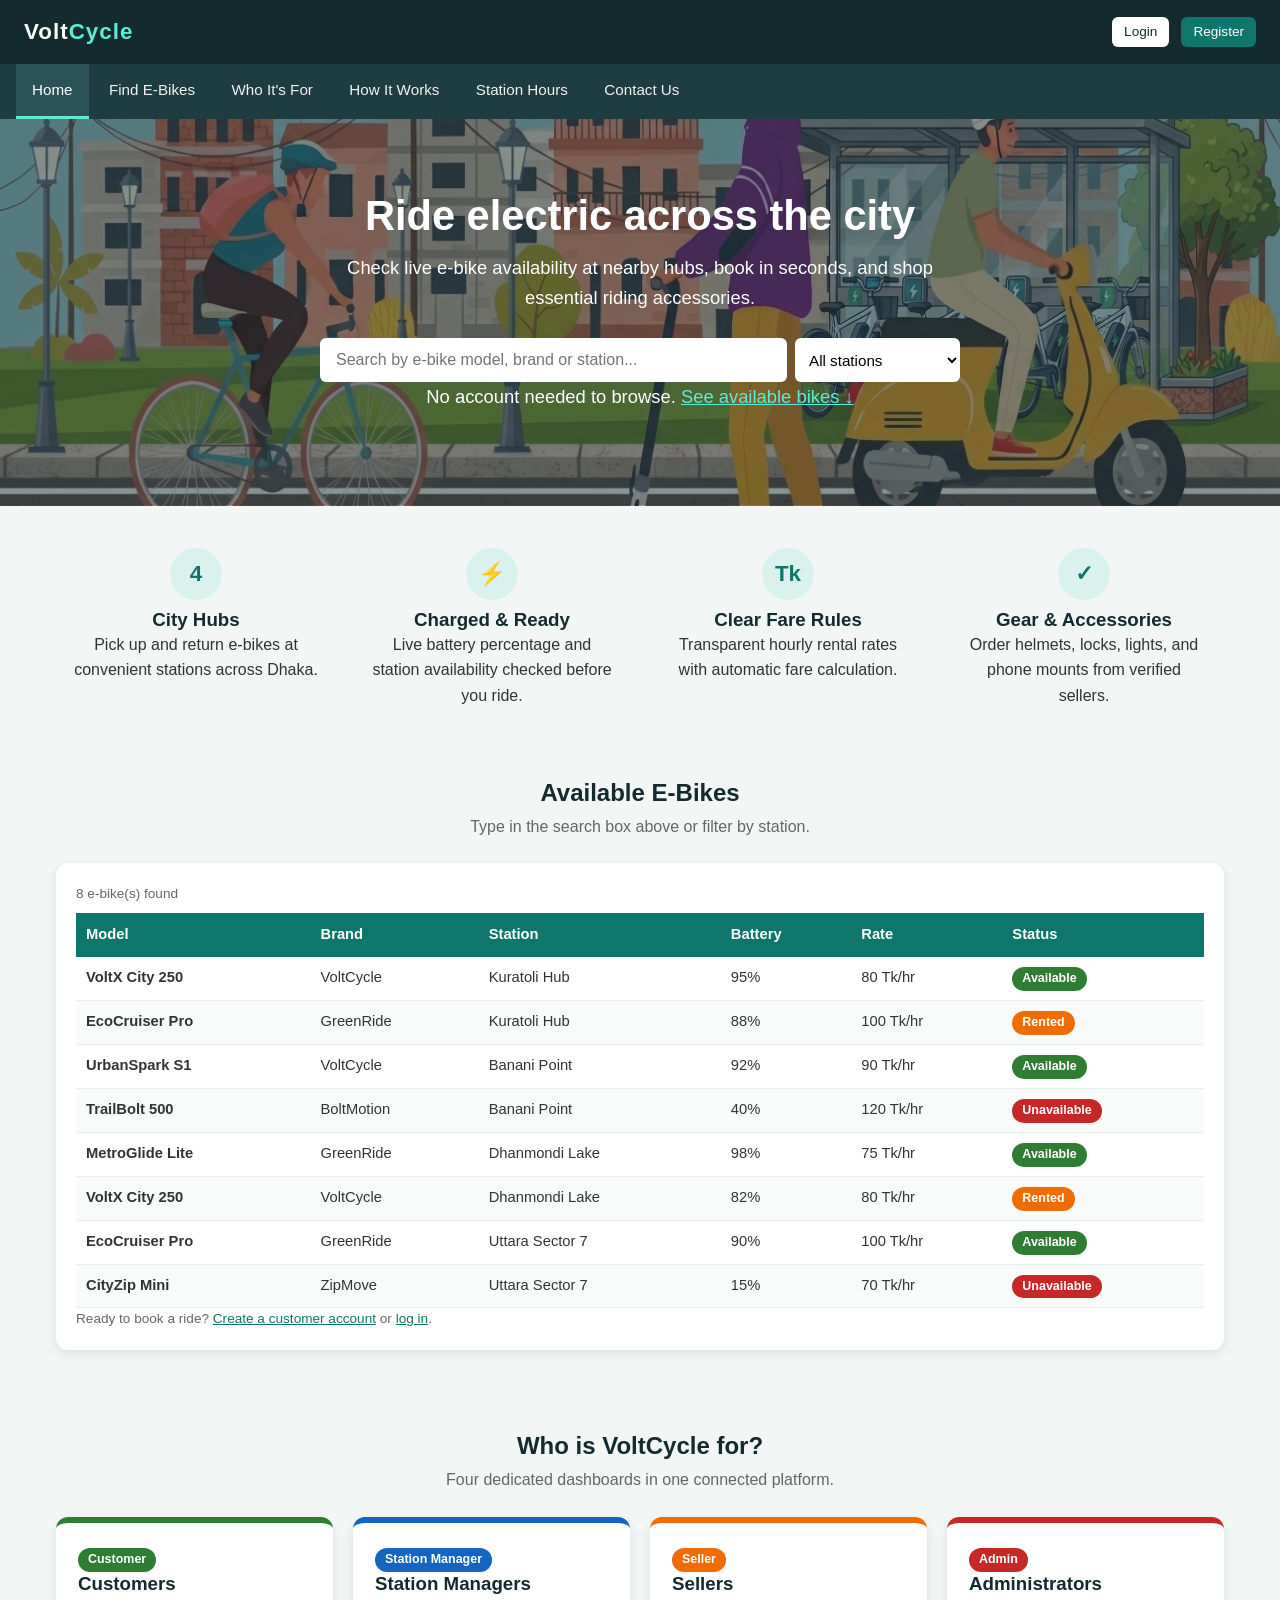
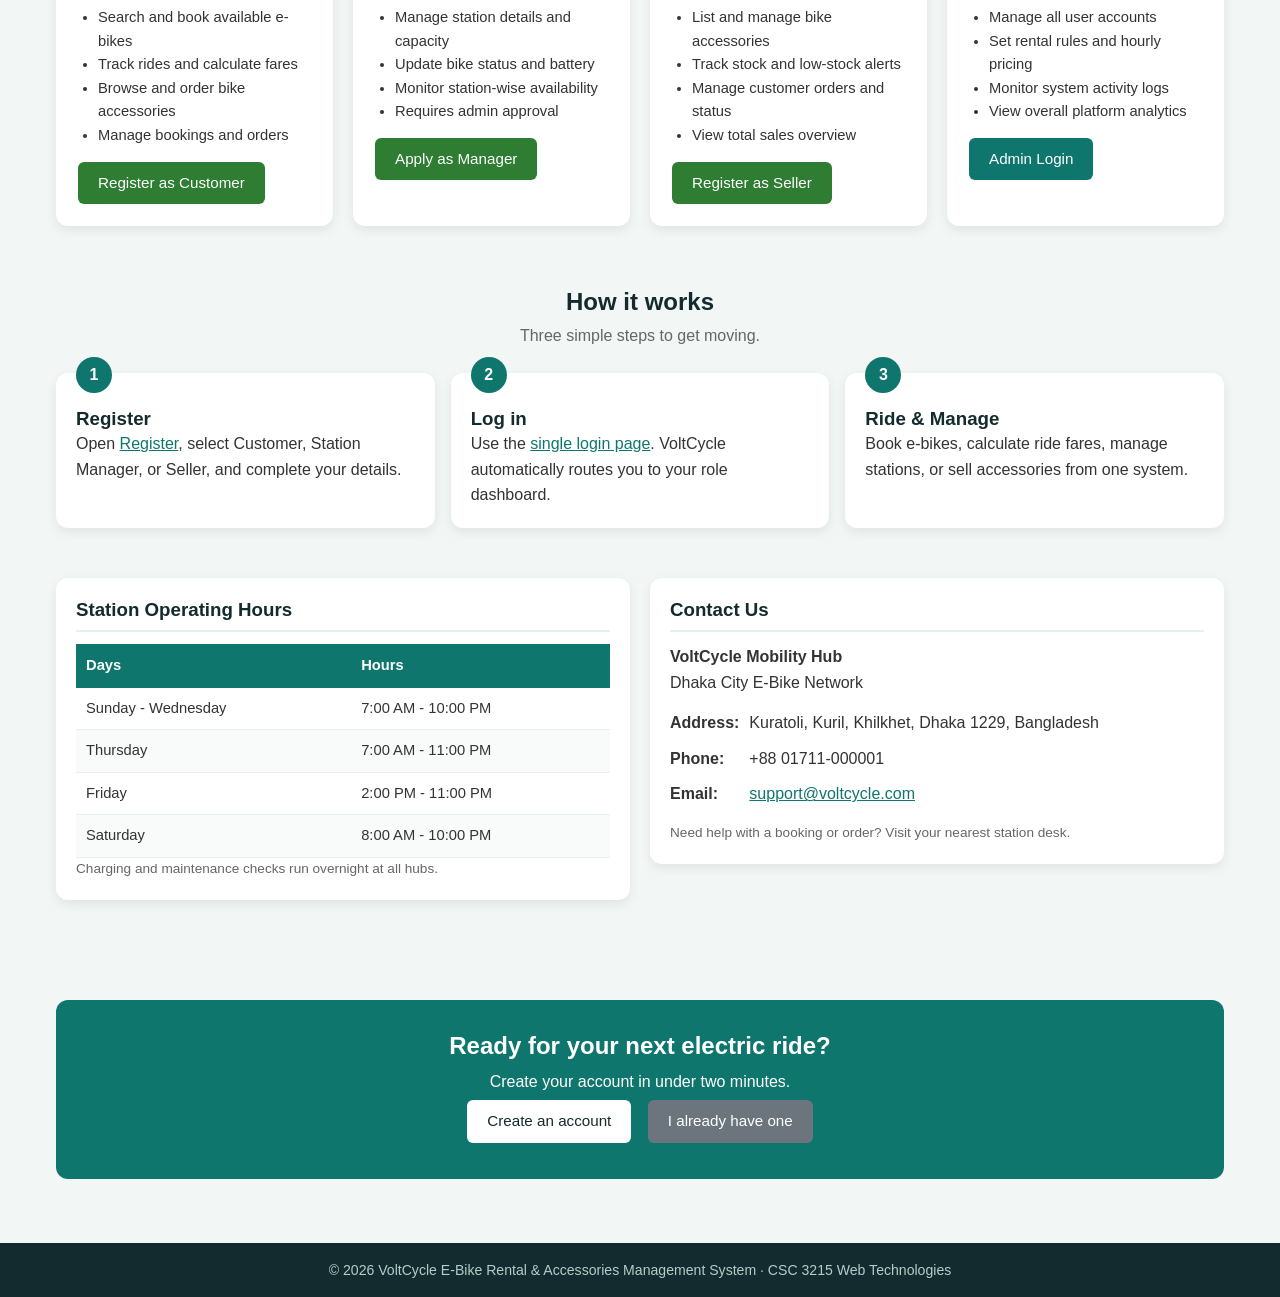
<file: index.html>
<!DOCTYPE html>
<html lang="en-US">
<head>
  <meta charset="UTF-8">
  <meta name="viewport" content="width=device-width, initial-scale=1.0">
  <meta name="description" content="VoltCycle E-Bike Rental & Accessories Management System">
  <title>Home | VoltCycle E-Bike</title>
  <link rel="stylesheet" href="css/style.css">
</head>
<body>

  <header class="header">
    <a href="index.html" class="logo">Volt<span>Cycle</span></a>
    <div class="user-info">
      <a href="login.html" class="btn btn-small btn-light">Login</a>
      <a href="register.html" class="btn btn-small">Register</a>
    </div>
  </header>

  <nav class="topnav">
    <a href="index.html" class="active">Home</a>
    <a href="#fleet">Find E-Bikes</a>
    <a href="#who">Who It's For</a>
    <a href="#how">How It Works</a>
    <a href="#hours">Station Hours</a>
    <a href="#contact">Contact Us</a>
  </nav>

  <div class="hero">
    <h1>Ride electric across the city</h1>
    <p>Check live e-bike availability at nearby hubs, book in seconds, and shop essential riding accessories.</p>

    <div class="hero-search">
      <input type="text" id="fleetSearch" placeholder="Search by e-bike model, brand or station..." onkeyup="renderPublicFleet()">
      <select id="fleetStation" onchange="renderPublicFleet()">
        <option value="All">All stations</option>
        <option value="Kuratoli Hub">Kuratoli Hub</option>
        <option value="Banani Point">Banani Point</option>
        <option value="Dhanmondi Lake">Dhanmondi Lake</option>
        <option value="Uttara Sector 7">Uttara Sector 7</option>
      </select>
    </div>
    <p class="hero-note">No account needed to browse. <a href="#fleet" class="hero-link">See available bikes &darr;</a></p>
  </div>

  <main class="container">

    <div class="feature-strip">
      <div class="feature">
        <span class="feature-icon">4</span>
        <h3>City Hubs</h3>
        <p>Pick up and return e-bikes at convenient stations across Dhaka.</p>
      </div>
      <div class="feature">
        <span class="feature-icon">&#9889;</span>
        <h3>Charged &amp; Ready</h3>
        <p>Live battery percentage and station availability checked before you ride.</p>
      </div>
      <div class="feature">
        <span class="feature-icon">Tk</span>
        <h3>Clear Fare Rules</h3>
        <p>Transparent hourly rental rates with automatic fare calculation.</p>
      </div>
      <div class="feature">
        <span class="feature-icon">&#10003;</span>
        <h3>Gear &amp; Accessories</h3>
        <p>Order helmets, locks, lights, and phone mounts from verified sellers.</p>
      </div>
    </div>

    <section id="fleet" class="home-section">
      <div class="section-heading">
        <h2>Available E-Bikes</h2>
        <p>Type in the search box above or filter by station.</p>
      </div>
      <div class="card">
        <p class="result-count" id="fleetCount"></p>
        <div class="table-wrapper">
          <table class="data-table">
            <thead>
              <tr><th>Model</th><th>Brand</th><th>Station</th><th>Battery</th><th>Rate</th><th>Status</th></tr>
            </thead>
            <tbody id="fleetBody"></tbody>
          </table>
        </div>
        <p class="hint">Ready to book a ride? <a href="register.html">Create a customer account</a> or <a href="login.html">log in</a>.</p>
      </div>
    </section>

    <section id="who" class="home-section">
      <div class="section-heading">
        <h2>Who is VoltCycle for?</h2>
        <p>Four dedicated dashboards in one connected platform.</p>
      </div>

      <div class="role-grid">
        <div class="role-card customer">
          <span class="badge customer">Customer</span>
          <h3>Customers</h3>
          <ul>
            <li>Search and book available e-bikes</li>
            <li>Track rides and calculate fares</li>
            <li>Browse and order bike accessories</li>
            <li>Manage bookings and orders</li>
          </ul>
          <a href="register.html" class="btn btn-success">Register as Customer</a>
        </div>

        <div class="role-card manager">
          <span class="badge manager">Station Manager</span>
          <h3>Station Managers</h3>
          <ul>
            <li>Manage station details and capacity</li>
            <li>Update bike status and battery</li>
            <li>Monitor station-wise availability</li>
            <li>Requires admin approval</li>
          </ul>
          <a href="register.html" class="btn btn-success">Apply as Manager</a>
        </div>

        <div class="role-card seller">
          <span class="badge seller">Seller</span>
          <h3>Sellers</h3>
          <ul>
            <li>List and manage bike accessories</li>
            <li>Track stock and low-stock alerts</li>
            <li>Manage customer orders and status</li>
            <li>View total sales overview</li>
          </ul>
          <a href="register.html" class="btn btn-success">Register as Seller</a>
        </div>

        <div class="role-card admin">
          <span class="badge admin">Admin</span>
          <h3>Administrators</h3>
          <ul>
            <li>Manage all user accounts</li>
            <li>Set rental rules and hourly pricing</li>
            <li>Monitor system activity logs</li>
            <li>View overall platform analytics</li>
          </ul>
          <a href="login.html" class="btn">Admin Login</a>
        </div>
      </div>
    </section>

    <section id="how" class="home-section">
      <div class="section-heading">
        <h2>How it works</h2>
        <p>Three simple steps to get moving.</p>
      </div>
      <div class="steps">
        <div class="step">
          <span class="step-number">1</span>
          <h3>Register</h3>
          <p>Open <a href="register.html">Register</a>, select Customer, Station Manager, or Seller, and complete your details.</p>
        </div>
        <div class="step">
          <span class="step-number">2</span>
          <h3>Log in</h3>
          <p>Use the <a href="login.html">single login page</a>. VoltCycle automatically routes you to your role dashboard.</p>
        </div>
        <div class="step">
          <span class="step-number">3</span>
          <h3>Ride &amp; Manage</h3>
          <p>Book e-bikes, calculate ride fares, manage stations, or sell accessories from one system.</p>
        </div>
      </div>
    </section>

    <div class="row">
      <section id="hours" class="col home-section">
        <div class="card">
          <h3>Station Operating Hours</h3>
          <table class="data-table">
            <thead>
              <tr><th>Days</th><th>Hours</th></tr>
            </thead>
            <tbody>
              <tr><td>Sunday - Wednesday</td><td>7:00 AM - 10:00 PM</td></tr>
              <tr><td>Thursday</td><td>7:00 AM - 11:00 PM</td></tr>
              <tr><td>Friday</td><td>2:00 PM - 11:00 PM</td></tr>
              <tr><td>Saturday</td><td>8:00 AM - 10:00 PM</td></tr>
            </tbody>
          </table>
          <p class="hint">Charging and maintenance checks run overnight at all hubs.</p>
        </div>
      </section>

      <section id="contact" class="col home-section">
        <div class="card">
          <h3>Contact Us</h3>
          <p><strong>VoltCycle Mobility Hub</strong><br>
             Dhaka City E-Bike Network</p>
          <table class="contact-table">
            <tr>
              <td>Address:</td>
              <td>Kuratoli, Kuril, Khilkhet, Dhaka 1229, Bangladesh</td>
            </tr>
            <tr>
              <td>Phone:</td>
              <td>+88 01711-000001</td>
            </tr>
            <tr>
              <td>Email:</td>
              <td><a href="mailto:support@voltcycle.com">support@voltcycle.com</a></td>
            </tr>
          </table>
          <p class="hint">Need help with a booking or order? Visit your nearest station desk.</p>
        </div>
      </section>
    </div>

    <section class="home-section">
      <div class="cta-band">
        <h2>Ready for your next electric ride?</h2>
        <p>Create your account in under two minutes.</p>
        <a href="register.html" class="btn btn-light">Create an account</a>
        <a href="login.html" class="btn btn-secondary">I already have one</a>
      </div>
    </section>

  </main>

  <footer class="footer">
    &copy; 2026 VoltCycle E-Bike Rental &amp; Accessories Management System &middot; CSC 3215 Web Technologies
  </footer>

  <script src="js/data.js"></script>
  <script src="js/common.js"></script>
  <script src="js/home.js"></script>
</body>
</html>
</file>
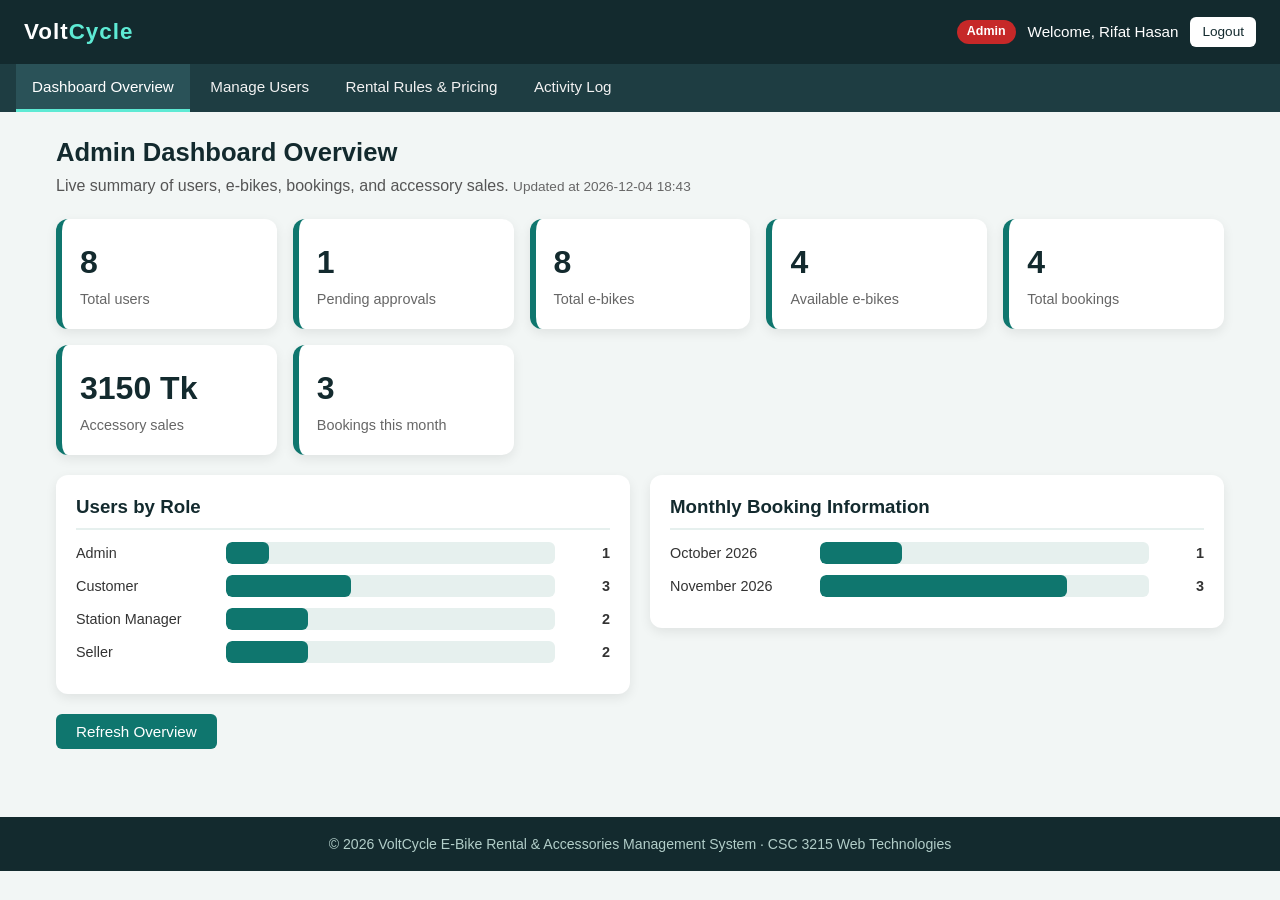
<file: admin.html>
<!DOCTYPE html>
<html lang="en-US">
<head>
  <meta charset="UTF-8">
  <meta name="viewport" content="width=device-width, initial-scale=1.0">
  <meta name="description" content="Admin dashboard of VoltCycle E-Bike System">
  <title>Admin Dashboard | VoltCycle E-Bike</title>
  <link rel="stylesheet" href="css/style.css">
</head>
<body>

  <header class="header">
    <a href="index.html" class="logo">Volt<span>Cycle</span></a>
    <div class="user-info">
      <span class="badge admin">Admin</span>
      <span>Welcome, Rifat Hasan</span>
      <a href="index.html" class="btn btn-small btn-light">Logout</a>
    </div>
  </header>

  <nav class="topnav">
    <button type="button" id="nav-overviewSection" onclick="showSection('overviewSection')">Dashboard Overview</button>
    <button type="button" id="nav-usersSection" onclick="showSection('usersSection')">Manage Users</button>
    <button type="button" id="nav-rulesSection" onclick="showSection('rulesSection')">Rental Rules &amp; Pricing</button>
    <button type="button" id="nav-logSection" onclick="showSection('logSection')">Activity Log</button>
  </nav>

  <main class="container">

    <section id="overviewSection" class="page-section">
      <h2 class="page-title">Admin Dashboard Overview</h2>
      <p class="page-subtitle">Live summary of users, e-bikes, bookings, and accessory sales.
        <span id="reportTime" class="hint"></span></p>

      <div class="stats-grid">
        <div class="stat-card"><div class="stat-number" id="statUsers">0</div><div class="stat-label">Total users</div></div>
        <div class="stat-card"><div class="stat-number" id="statPending">0</div><div class="stat-label">Pending approvals</div></div>
        <div class="stat-card"><div class="stat-number" id="statBikes">0</div><div class="stat-label">Total e-bikes</div></div>
        <div class="stat-card"><div class="stat-number" id="statAvailableBikes">0</div><div class="stat-label">Available e-bikes</div></div>
        <div class="stat-card"><div class="stat-number" id="statBookings">0</div><div class="stat-label">Total bookings</div></div>
        <div class="stat-card"><div class="stat-number" id="statSales">0 Tk</div><div class="stat-label">Accessory sales</div></div>
        <div class="stat-card"><div class="stat-number" id="statMonthly">0</div><div class="stat-label">Bookings this month</div></div>
      </div>

      <div class="row">
        <div class="col">
          <div class="card">
            <h3>Users by Role</h3>
            <div id="roleChart"></div>
          </div>
        </div>
        <div class="col">
          <div class="card">
            <h3>Monthly Booking Information</h3>
            <div id="monthlyChart"></div>
          </div>
        </div>
      </div>

      <button type="button" class="btn" onclick="renderOverview()">Refresh Overview</button>
    </section>

    <section id="usersSection" class="page-section">
      <h2 class="page-title">Manage Users</h2>
      <p class="page-subtitle">Add, view, update, delete, and search user accounts. New Admin accounts can only be created here.</p>

      <div id="userMessage" class="message"></div>

      <div class="row">
        <div class="col">
          <div class="card">
            <h3 id="userFormTitle">Add New User</h3>
            <form id="userForm" onsubmit="return saveUser()">
              <fieldset>
                <legend>User Details</legend>
                <table class="form-table">
                  <tr>
                    <td><label for="userName">Full Name:</label></td>
                    <td>
                      <input type="text" id="userName" placeholder="e.g. Nadia Rahman">
                      <span class="error" id="userNameError"></span>
                    </td>
                  </tr>
                  <tr>
                    <td><label for="userUsername">Username:</label></td>
                    <td>
                      <input type="text" id="userUsername" placeholder="At least 4 characters">
                      <span class="error" id="userUsernameError"></span>
                    </td>
                  </tr>
                  <tr>
                    <td><label for="userEmail">Email:</label></td>
                    <td>
                      <input type="email" id="userEmail" placeholder="name@voltcycle.com">
                      <span class="error" id="userEmailError"></span>
                    </td>
                  </tr>
                  <tr>
                    <td><label for="userPassword">Password:</label></td>
                    <td>
                      <input type="password" id="userPassword" placeholder="At least 8 characters">
                      <span class="error" id="userPasswordError"></span>
                    </td>
                  </tr>
                  <tr>
                    <td><label for="userRole">Role:</label></td>
                    <td>
                      <select id="userRole">
                        <option value="">-- Select Role --</option>
                        <option value="Admin">Admin</option>
                        <option value="Customer">Customer</option>
                        <option value="Station Manager">Station Manager</option>
                        <option value="Seller">Seller</option>
                      </select>
                      <span class="error" id="userRoleError"></span>
                    </td>
                  </tr>
                  <tr>
                    <td>Status:</td>
                    <td>
                      <input type="radio" id="statusActive" name="userStatus" value="Active" checked>
                      <label for="statusActive" class="option-label">Active</label>
                      <input type="radio" id="statusBlocked" name="userStatus" value="Blocked">
                      <label for="statusBlocked" class="option-label">Blocked</label>
                      <input type="radio" id="statusPending" name="userStatus" value="Pending">
                      <label for="statusPending" class="option-label">Pending</label>
                    </td>
                  </tr>
                </table>
              </fieldset>
              <input type="submit" id="userSaveButton" class="btn" value="Add User">
              <button type="button" class="btn btn-secondary" onclick="resetUserForm()">Cancel</button>
            </form>
          </div>
        </div>

        <div class="col-wide">
          <div class="card">
            <h3>All Users</h3>
            <div class="search-bar">
              <input type="text" id="userSearch" placeholder="Search by name, username, email or id..." onkeyup="renderUsers()">
              <select id="userRoleFilter" onchange="renderUsers()">
                <option value="All">All roles</option>
                <option value="Admin">Admin</option>
                <option value="Customer">Customer</option>
                <option value="Station Manager">Station Manager</option>
                <option value="Seller">Seller</option>
              </select>
              <select id="userStatusFilter" onchange="renderUsers()">
                <option value="All">Any status</option>
                <option value="Active">Active</option>
                <option value="Blocked">Blocked</option>
                <option value="Pending">Pending approval</option>
              </select>
            </div>
            <p class="result-count" id="userCount"></p>
            <div class="table-wrapper">
              <table class="data-table">
                <thead>
                  <tr><th>ID</th><th>Name</th><th>Username</th><th>Role</th><th>Status</th><th>Actions</th></tr>
                </thead>
                <tbody id="userTableBody"></tbody>
              </table>
            </div>
          </div>
        </div>
      </div>
    </section>

    <section id="rulesSection" class="page-section">
      <h2 class="page-title">Rental Rules &amp; Pricing Management</h2>
      <p class="page-subtitle">Add, update, delete, and search hourly rental pricing and late return fees.</p>

      <div id="rulesMessage" class="message"></div>

      <div class="row">
        <div class="col">
          <div class="card">
            <h3 id="ruleFormTitle">Add New Rental Rule</h3>
            <form id="ruleForm" onsubmit="return saveRule()">
              <fieldset>
                <legend>Rule &amp; Pricing Details</legend>
                <table class="form-table">
                  <tr>
                    <td><label for="ruleTitle">Rule Title:</label></td>
                    <td>
                      <input type="text" id="ruleTitle" placeholder="e.g. Standard Hourly Rental">
                      <span class="error" id="ruleTitleError"></span>
                    </td>
                  </tr>
                  <tr>
                    <td><label for="ruleHourly">Hourly Price (Tk):</label></td>
                    <td>
                      <input type="number" id="ruleHourly" min="10" max="1000" placeholder="e.g. 80">
                      <span class="error" id="ruleHourlyError"></span>
                    </td>
                  </tr>
                  <tr>
                    <td><label for="ruleLateFee">Late Fee / Hr (Tk):</label></td>
                    <td>
                      <input type="number" id="ruleLateFee" min="0" max="500" placeholder="e.g. 50">
                      <span class="error" id="ruleLateFeeError"></span>
                    </td>
                  </tr>
                  <tr>
                    <td><label for="ruleMaxHours">Max Rental Hours:</label></td>
                    <td>
                      <input type="number" id="ruleMaxHours" min="1" max="48" placeholder="e.g. 8">
                      <span class="error" id="ruleMaxHoursError"></span>
                    </td>
                  </tr>
                  <tr>
                    <td><label for="ruleDesc">Description:</label></td>
                    <td>
                      <textarea id="ruleDesc" rows="3" cols="30" placeholder="Short rule details"></textarea>
                      <span class="error" id="ruleDescError"></span>
                    </td>
                  </tr>
                </table>
              </fieldset>
              <input type="submit" id="ruleSaveButton" class="btn" value="Add Rule">
              <button type="button" class="btn btn-secondary" onclick="resetRuleForm()">Cancel</button>
            </form>
          </div>
        </div>

        <div class="col-wide">
          <div class="card">
            <h3>Active Rental Rules</h3>
            <div class="search-bar">
              <input type="text" id="ruleSearch" placeholder="Search rules by title or description..." onkeyup="renderRules()">
            </div>
            <p class="result-count" id="ruleCount"></p>
            <div class="table-wrapper">
              <table class="data-table">
                <thead>
                  <tr><th>ID</th><th>Rule</th><th>Hourly Price</th><th>Late Fee</th><th>Max Hours</th><th>Actions</th></tr>
                </thead>
                <tbody id="ruleTableBody"></tbody>
              </table>
            </div>
          </div>
        </div>
      </div>
    </section>

    <section id="logSection" class="page-section">
      <h2 class="page-title">Activity Log</h2>
      <p class="page-subtitle">Monitor and search important system activities, newest first.</p>

      <div class="card">
        <div class="search-bar">
          <input type="text" id="logSearch" placeholder="Search activity records..." onkeyup="renderLog()">
          <select id="logTypeFilter" onchange="renderLog()">
            <option value="All">All activity types</option>
            <option value="User">User</option>
            <option value="Bike">Bike</option>
            <option value="Product">Product</option>
            <option value="Booking">Booking</option>
            <option value="Security">Security</option>
            <option value="Rules">Rules</option>
          </select>
          <button type="button" class="btn btn-danger" onclick="clearLog()">Clear Log</button>
        </div>
        <p class="result-count" id="logCount"></p>
        <div class="notice-board" id="logBoard"></div>
      </div>
    </section>

  </main>

  <footer class="footer">
    &copy; 2026 VoltCycle E-Bike Rental &amp; Accessories Management System &middot; CSC 3215 Web Technologies
  </footer>

  <script src="js/data.js"></script>
  <script src="js/common.js"></script>
  <script src="js/admin.js"></script>
</body>
</html>
</file>
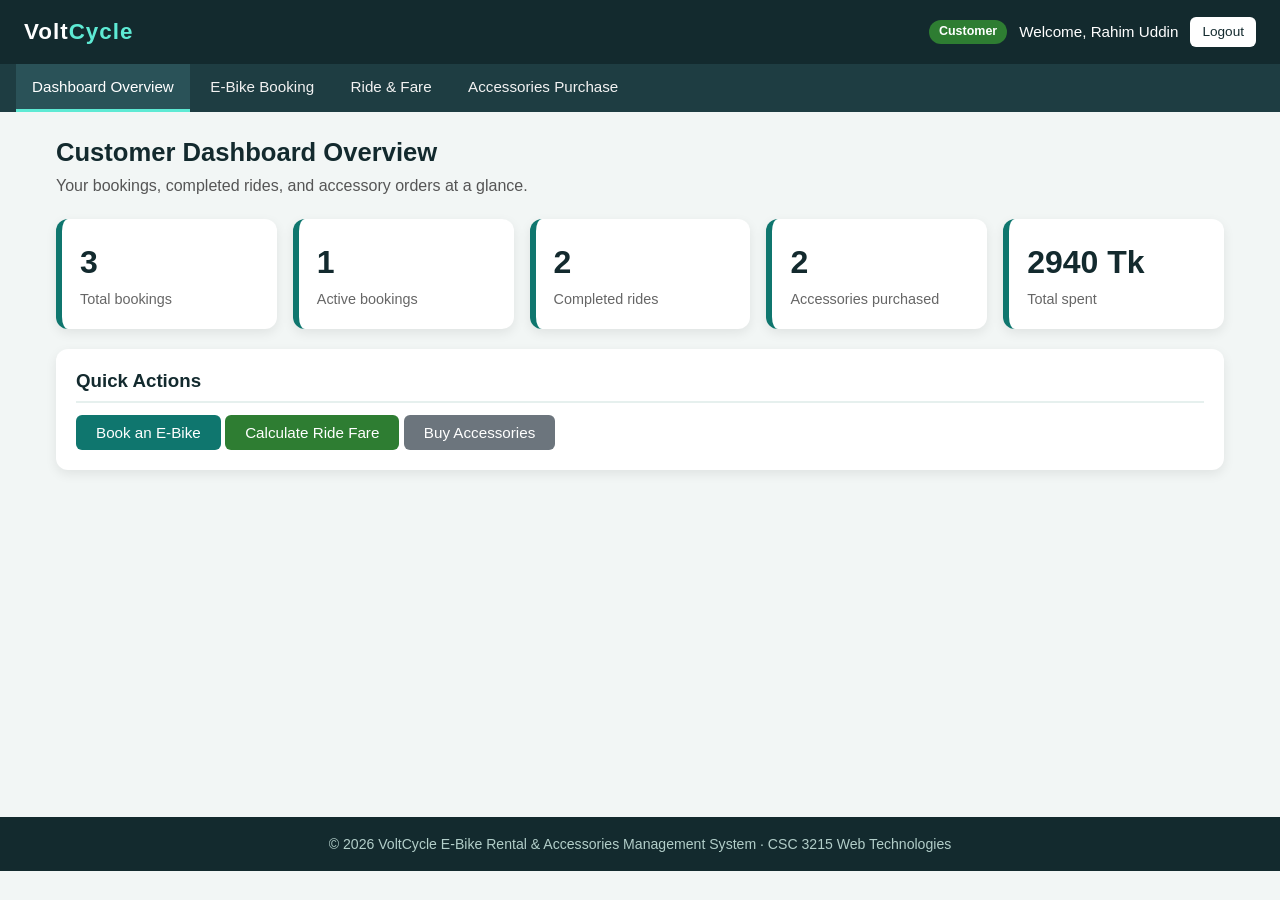
<file: customer.html>
<!DOCTYPE html>
<html lang="en-US">

<head>
    <meta charset="UTF-8">
    <meta name="viewport" content="width=device-width, initial-scale=1.0">
    <meta name="description" content="Customer dashboard of VoltCycle E-Bike System">
    <title>Customer Dashboard | VoltCycle E-Bike</title>
    <link rel="stylesheet" href="css/style.css">
</head>

<body>

    <header class="header">
        <a href="index.html" class="logo">Volt<span>Cycle</span></a>
        <div class="user-info">
            <span class="badge customer">Customer</span>
            <span>Welcome, Rahim Uddin</span>
            <a href="index.html" class="btn btn-small btn-light">Logout</a>
        </div>
    </header>

    <nav class="topnav">
        <button type="button" id="nav-overviewSection" onclick="showSection('overviewSection')">Dashboard
            Overview</button>
        <button type="button" id="nav-bookingSection" onclick="showSection('bookingSection')">E-Bike Booking</button>
        <button type="button" id="nav-ridesSection" onclick="showSection('ridesSection')">Ride &amp; Fare</button>
        <button type="button" id="nav-accessoriesSection" onclick="showSection('accessoriesSection')">Accessories
            Purchase</button>
    </nav>

    <main class="container">

        <section id="overviewSection" class="page-section">
            <h2 class="page-title">Customer Dashboard Overview</h2>
            <p class="page-subtitle">Your bookings, completed rides, and accessory orders at a glance.</p>

            <div class="stats-grid">
                <div class="stat-card">
                    <div class="stat-number" id="statMyBookings">0</div>
                    <div class="stat-label">Total bookings</div>
                </div>
                <div class="stat-card">
                    <div class="stat-number" id="statActiveBookings">0</div>
                    <div class="stat-label">Active bookings</div>
                </div>
                <div class="stat-card">
                    <div class="stat-number" id="statCompletedRides">0</div>
                    <div class="stat-label">Completed rides</div>
                </div>
                <div class="stat-card">
                    <div class="stat-number" id="statMyAccessories">0</div>
                    <div class="stat-label">Accessories purchased</div>
                </div>
                <div class="stat-card">
                    <div class="stat-number" id="statTotalSpent">0 Tk</div>
                    <div class="stat-label">Total spent</div>
                </div>
            </div>

            <div class="card">
                <h3>Quick Actions</h3>
                <button type="button" class="btn" onclick="showSection('bookingSection')">Book an E-Bike</button>
                <button type="button" class="btn btn-success" onclick="showSection('ridesSection')">Calculate Ride
                    Fare</button>
                <button type="button" class="btn btn-secondary" onclick="showSection('accessoriesSection')">Buy
                    Accessories</button>
            </div>
        </section>

        <section id="bookingSection" class="page-section">
            <h2 class="page-title">E-Bike Booking</h2>
            <p class="page-subtitle">Select a station, pick an available e-bike, and manage your bookings.</p>

            <div id="bookingMessage" class="message"></div>

            <div class="row">
                <div class="col">
                    <div class="card">
                        <h3 id="bookingFormTitle">Book an E-Bike</h3>
                        <form id="bookingForm" onsubmit="return saveBooking()">
                            <fieldset>
                                <legend>Booking Details</legend>
                                <table class="form-table">
                                    <tr>
                                        <td><label for="bookStation">Station:</label></td>
                                        <td>
                                            <select id="bookStation" onchange="fillAvailableBikes()"></select>
                                            <span class="error" id="bookStationError"></span>
                                        </td>
                                    </tr>
                                    <tr>
                                        <td><label for="bookBike">Available E-Bike:</label></td>
                                        <td>
                                            <select id="bookBike"></select>
                                            <span class="error" id="bookBikeError"></span>
                                        </td>
                                    </tr>
                                    <tr>
                                        <td><label for="bookDate">Booking Date:</label></td>
                                        <td>
                                            <input type="date" id="bookDate">
                                            <span class="error" id="bookDateError"></span>
                                        </td>
                                    </tr>
                                    <tr>
                                        <td><label for="bookTime">Start Time:</label></td>
                                        <td>
                                            <input type="time" id="bookTime">
                                            <span class="error" id="bookTimeError"></span>
                                        </td>
                                    </tr>
                                    <tr>
                                        <td><label for="bookHours">Duration (hours):</label></td>
                                        <td>
                                            <input type="number" id="bookHours" min="1" max="12" value="2">
                                            <span class="error" id="bookHoursError"></span>
                                        </td>
                                    </tr>
                                </table>
                            </fieldset>
                            <input type="submit" id="bookingSaveButton" class="btn btn-success" value="Confirm Booking">
                            <button type="button" class="btn btn-secondary" onclick="resetBookingForm()">Cancel</button>
                        </form>
                    </div>
                </div>

                <div class="col-wide">
                    <div class="card">
                        <h3>My Bookings</h3>
                        <div class="search-bar">
                            <input type="text" id="bookingSearch" placeholder="Search by bike model, station or id..."
                                onkeyup="renderBookings()">
                            <select id="bookingStatusFilter" onchange="renderBookings()">
                                <option value="All">All statuses</option>
                                <option value="Confirmed">Confirmed</option>
                                <option value="Completed">Completed</option>
                                <option value="Cancelled">Cancelled</option>
                            </select>
                        </div>
                        <p class="result-count" id="bookingCount"></p>
                        <div class="table-wrapper">
                            <table class="data-table">
                                <thead>
                                    <tr>
                                        <th>ID</th>
                                        <th>Bike &amp; Station</th>
                                        <th>Date &amp; Time</th>
                                        <th>Hours</th>
                                        <th>Status</th>
                                        <th>Actions</th>
                                    </tr>
                                </thead>
                                <tbody id="bookingTableBody"></tbody>
                            </table>
                        </div>
                    </div>
                </div>
            </div>
        </section>

        <section id="ridesSection" class="page-section">
            <h2 class="page-title">Ride Management &amp; Fare Calculation</h2>
            <p class="page-subtitle">Calculate ride fare from duration and hourly price, and manage your ride records.
            </p>

            <div id="rideMessage" class="message"></div>

            <div class="row">
                <div class="col">
                    <div class="card">
                        <h3 id="rideFormTitle">Log Ride &amp; Calculate Fare</h3>
                        <form id="rideForm" onsubmit="return saveRide()">
                            <fieldset>
                                <legend>Ride Details</legend>
                                <table class="form-table">
                                    <tr>
                                        <td><label for="rideBikeModel">E-Bike Model:</label></td>
                                        <td>
                                            <input type="text" id="rideBikeModel" placeholder="e.g. VoltX City 250">
                                            <span class="error" id="rideBikeModelError"></span>
                                        </td>
                                    </tr>
                                    <tr>
                                        <td><label for="rideStation">Station:</label></td>
                                        <td>
                                            <select id="rideStation"></select>
                                            <span class="error" id="rideStationError"></span>
                                        </td>
                                    </tr>
                                    <tr>
                                        <td><label for="rideDate">Ride Date:</label></td>
                                        <td>
                                            <input type="date" id="rideDate">
                                            <span class="error" id="rideDateError"></span>
                                        </td>
                                    </tr>
                                    <tr>
                                        <td><label for="rideHours">Duration (hrs):</label></td>
                                        <td>
                                            <input type="number" id="rideHours" min="1" max="24" value="2"
                                                onchange="previewRideFare()" onkeyup="previewRideFare()">
                                            <span class="error" id="rideHoursError"></span>
                                        </td>
                                    </tr>
                                    <tr>
                                        <td><label for="rideRate">Hourly Price (Tk):</label></td>
                                        <td>
                                            <input type="number" id="rideRate" min="10" max="1000" value="80"
                                                onchange="previewRideFare()" onkeyup="previewRideFare()">
                                            <span class="error" id="rideRateError"></span>
                                        </td>
                                    </tr>
                                    <tr>
                                        <td><label for="rideLateHours">Late Hours:</label></td>
                                        <td>
                                            <input type="number" id="rideLateHours" min="0" max="12" value="0"
                                                onchange="previewRideFare()" onkeyup="previewRideFare()">
                                            <span class="error" id="rideLateHoursError"></span>
                                        </td>
                                    </tr>
                                    <tr>
                                        <td><label for="rideStatus">Ride Status:</label></td>
                                        <td>
                                            <select id="rideStatus">
                                                <option value="Completed">Completed</option>
                                                <option value="Ongoing">Ongoing</option>
                                            </select>
                                        </td>
                                    </tr>
                                </table>
                            </fieldset>
                            <div class="result-box" id="farePreviewBox"></div>
                            <div class="form-buttons">
                                <input type="submit" id="rideSaveButton" class="btn" value="Save Ride">
                                <button type="button" class="btn btn-secondary"
                                    onclick="resetRideForm()">Cancel</button>
                            </div>
                        </form>
                    </div>
                </div>

                <div class="col-wide">
                    <div class="card">
                        <h3>My Ride Records</h3>
                        <div class="search-bar">
                            <input type="text" id="rideSearch" placeholder="Search rides by model, station or id..."
                                onkeyup="renderRides()">
                        </div>
                        <p class="result-count" id="rideCount"></p>
                        <div class="table-wrapper">
                            <table class="data-table">
                                <thead>
                                    <tr>
                                        <th>ID</th>
                                        <th>Bike &amp; Station</th>
                                        <th>Date</th>
                                        <th>Duration</th>
                                        <th>Total Fare</th>
                                        <th>Status</th>
                                        <th>Actions</th>
                                    </tr>
                                </thead>
                                <tbody id="rideTableBody"></tbody>
                            </table>
                        </div>
                    </div>
                </div>
            </div>
        </section>

        <section id="accessoriesSection" class="page-section">
            <h2 class="page-title">Accessories Purchase</h2>
            <p class="page-subtitle">Browse available bike accessories, place orders, and manage your purchase history.
            </p>

            <div id="orderMessage" class="message"></div>

            <div class="row">
                <div class="col">
                    <div class="card">
                        <h3 id="orderFormTitle">Order Accessories</h3>
                        <form id="orderForm" onsubmit="return saveOrder()">
                            <fieldset>
                                <legend>Order Details</legend>
                                <table class="form-table">
                                    <tr>
                                        <td><label for="orderProduct">Accessory:</label></td>
                                        <td>
                                            <select id="orderProduct" onchange="previewOrderTotal()"></select>
                                            <span class="error" id="orderProductError"></span>
                                        </td>
                                    </tr>
                                    <tr>
                                        <td><label for="orderQty">Quantity:</label></td>
                                        <td>
                                            <input type="number" id="orderQty" min="1" max="20" value="1"
                                                onchange="previewOrderTotal()" onkeyup="previewOrderTotal()">
                                            <span class="error" id="orderQtyError"></span>
                                        </td>
                                    </tr>
                                </table>
                            </fieldset>
                            <div class="result-box" id="orderPreviewBox"></div>
                            <div class="form-buttons">
                                <input type="submit" id="orderSaveButton" class="btn btn-success" value="Place Order">
                                <button type="button" class="btn btn-secondary"
                                    onclick="resetOrderForm()">Cancel</button>
                            </div>
                        </form>
                    </div>
                </div>

                <div class="col-wide">
                    <div class="card">
                        <h3>My Purchase History</h3>
                        <div class="search-bar">
                            <input type="text" id="orderSearch" placeholder="Search orders by product, id or status..."
                                onkeyup="renderMyOrders()">
                        </div>
                        <p class="result-count" id="myOrderCount"></p>
                        <div class="table-wrapper">
                            <table class="data-table">
                                <thead>
                                    <tr>
                                        <th>ID</th>
                                        <th>Product</th>
                                        <th>Qty</th>
                                        <th>Total</th>
                                        <th>Date</th>
                                        <th>Status</th>
                                        <th>Actions</th>
                                    </tr>
                                </thead>
                                <tbody id="myOrdersBody"></tbody>
                            </table>
                        </div>
                    </div>
                </div>
            </div>
        </section>

    </main>

    <footer class="footer">
        &copy; 2026 VoltCycle E-Bike Rental &amp; Accessories Management System &middot; CSC 3215 Web Technologies
    </footer>

    <script src="js/data.js"></script>
    <script src="js/common.js"></script>
    <script src="js/customer.js"></script>
</body>

</html>
</file>
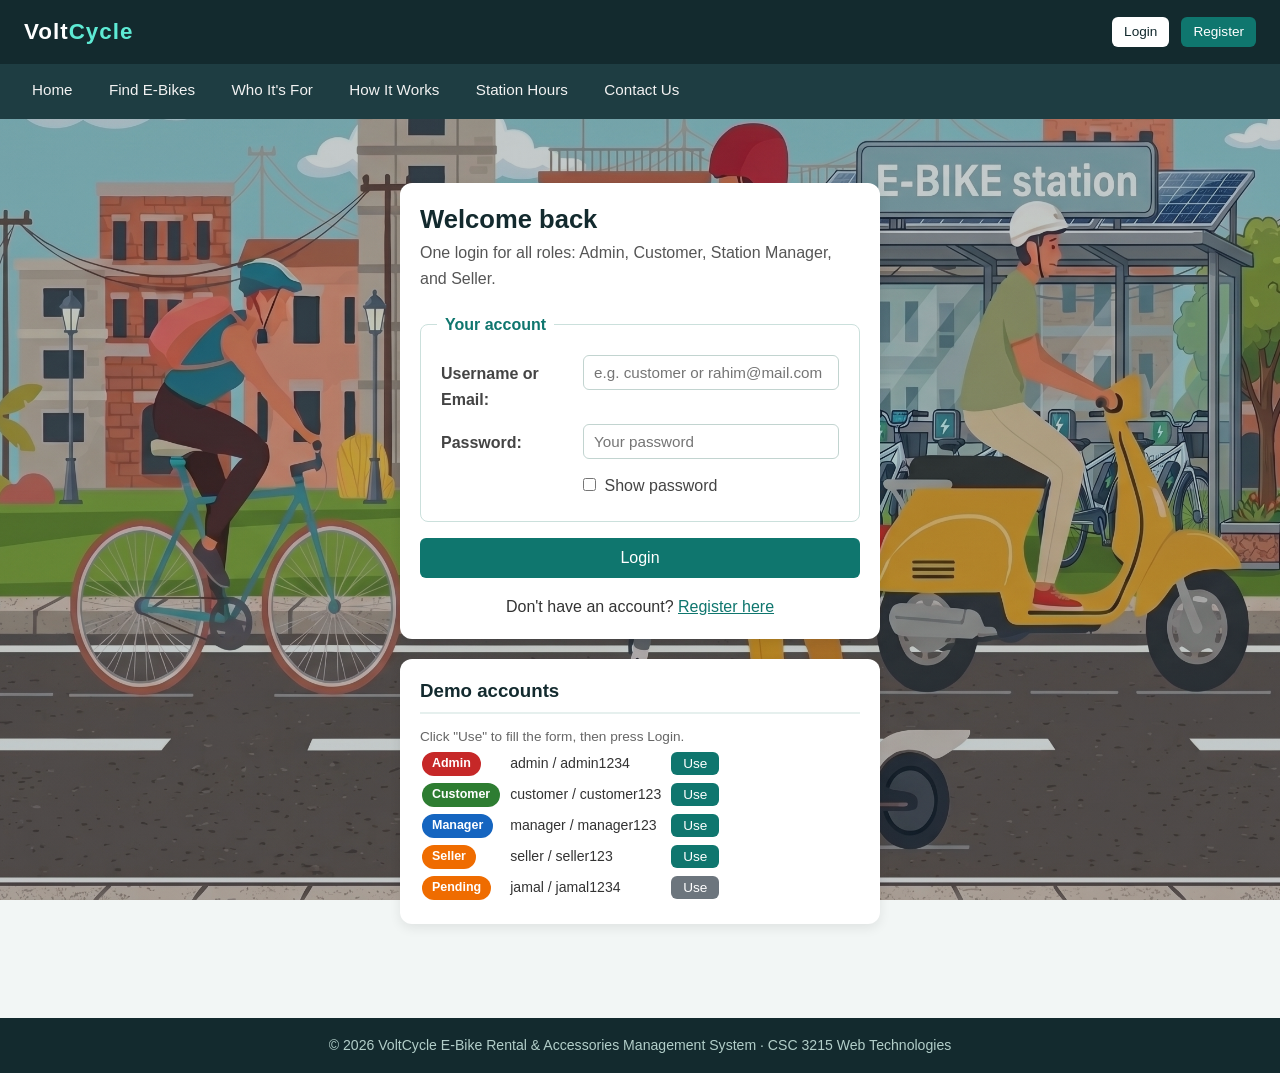
<file: login.html>
<!DOCTYPE html>
<html lang="en-US">
<head>
  <meta charset="UTF-8">
  <meta name="viewport" content="width=device-width, initial-scale=1.0">
  <meta name="description" content="Login to VoltCycle E-Bike Rental System">
  <title>Login | VoltCycle E-Bike</title>
  <link rel="stylesheet" href="css/style.css">
</head>
<body class="auth-bg">
  <header class="header">
    <a href="index.html" class="logo">Volt<span>Cycle</span></a>
    <div class="user-info">
      <a href="login.html" class="btn btn-small btn-light">Login</a>
      <a href="register.html" class="btn btn-small">Register</a>
    </div>
  </header>

  <nav class="topnav">
    <a href="index.html">Home</a>
    <a href="index.html#fleet">Find E-Bikes</a>
    <a href="index.html#who">Who It's For</a>
    <a href="index.html#how">How It Works</a>
    <a href="index.html#hours">Station Hours</a>
    <a href="index.html#contact">Contact Us</a>
  </nav>

  <main class="container">
    <div class="auth-box">

      <div class="card">
        <h2 class="page-title">Welcome back</h2>
        <p class="page-subtitle">One login for all roles: Admin, Customer, Station Manager, and Seller.</p>

        <div id="loginMessage" class="message"></div>

        <form id="loginForm" action="index.html" method="get" onsubmit="return validateLogin()">
          <fieldset>
            <legend>Your account</legend>
            <table class="form-table">
              <tr>
                <td><label for="username">Username or Email:</label></td>
                <td>
                  <input type="text" id="username" name="username" placeholder="e.g. customer or rahim@mail.com">
                  <span class="error" id="usernameError"></span>
                </td>
              </tr>
              <tr>
                <td><label for="password">Password:</label></td>
                <td>
                  <input type="password" id="password" placeholder="Your password">
                  <span class="error" id="passwordError"></span>
                  <input type="checkbox" id="showPassword" onchange="togglePassword()">
                  <label for="showPassword" class="option-label">Show password</label>
                </td>
              </tr>
            </table>
          </fieldset>

          <input type="submit" class="btn btn-block" value="Login">
        </form>

        <p class="auth-switch">Don't have an account? <a href="register.html">Register here</a></p>
      </div>

      <div class="card">
        <h3>Demo accounts</h3>
        <p class="hint">Click "Use" to fill the form, then press Login.</p>
        <table class="demo-accounts">
          <tr>
            <td><span class="badge admin">Admin</span></td>
            <td>admin / admin1234</td>
            <td><button type="button" class="btn btn-small" onclick="fillDemo('admin', 'admin1234')">Use</button></td>
          </tr>
          <tr>
            <td><span class="badge customer">Customer</span></td>
            <td>customer / customer123</td>
            <td><button type="button" class="btn btn-small" onclick="fillDemo('customer', 'customer123')">Use</button></td>
          </tr>
          <tr>
            <td><span class="badge manager">Manager</span></td>
            <td>manager / manager123</td>
            <td><button type="button" class="btn btn-small" onclick="fillDemo('manager', 'manager123')">Use</button></td>
          </tr>
          <tr>
            <td><span class="badge seller">Seller</span></td>
            <td>seller / seller123</td>
            <td><button type="button" class="btn btn-small" onclick="fillDemo('seller', 'seller123')">Use</button></td>
          </tr>
          <tr>
            <td><span class="badge orange">Pending</span></td>
            <td>jamal / jamal1234</td>
            <td><button type="button" class="btn btn-small btn-secondary" onclick="fillDemo('jamal', 'jamal1234')">Use</button></td>
          </tr>
        </table>
      </div>

    </div>
  </main>

  <footer class="footer">
    &copy; 2026 VoltCycle E-Bike Rental &amp; Accessories Management System &middot; CSC 3215 Web Technologies
  </footer>

  <script src="js/data.js"></script>
  <script src="js/common.js"></script>
  <script src="js/login.js"></script>
</body>
</html>
</file>
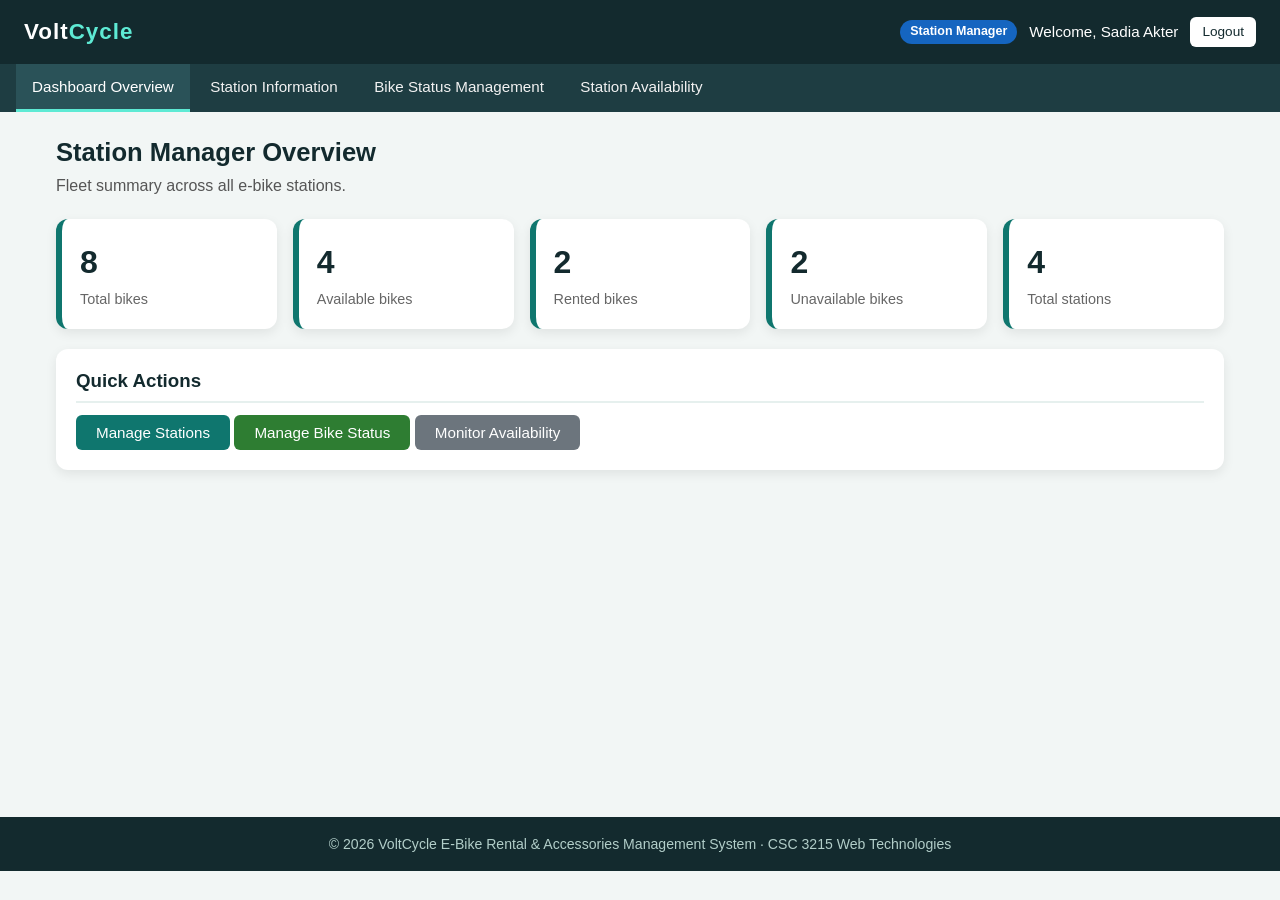
<file: manager.html>
<!DOCTYPE html>
<html lang="en-US">

<head>
    <meta charset="UTF-8">
    <meta name="viewport" content="width=device-width, initial-scale=1.0">
    <meta name="description" content="Station Manager dashboard of VoltCycle E-Bike System">
    <title>Station Manager Dashboard | VoltCycle E-Bike</title>
    <link rel="stylesheet" href="css/style.css">
</head>

<body>

    <header class="header">
        <a href="index.html" class="logo">Volt<span>Cycle</span></a>
        <div class="user-info">
            <span class="badge manager">Station Manager</span>
            <span>Welcome, Sadia Akter</span>
            <a href="index.html" class="btn btn-small btn-light">Logout</a>
        </div>
    </header>

    <nav class="topnav">
        <button type="button" id="nav-overviewSection" onclick="showSection('overviewSection')">Dashboard
            Overview</button>
        <button type="button" id="nav-stationsSection" onclick="showSection('stationsSection')">Station
            Information</button>
        <button type="button" id="nav-bikesSection" onclick="showSection('bikesSection')">Bike Status
            Management</button>
        <button type="button" id="nav-availabilitySection" onclick="showSection('availabilitySection')">Station
            Availability</button>
    </nav>

    <main class="container">

        <section id="overviewSection" class="page-section">
            <h2 class="page-title">Station Manager Overview</h2>
            <p class="page-subtitle">Fleet summary across all e-bike stations.</p>

            <div class="stats-grid">
                <div class="stat-card">
                    <div class="stat-number" id="statTotalBikes">0</div>
                    <div class="stat-label">Total bikes</div>
                </div>
                <div class="stat-card">
                    <div class="stat-number" id="statAvailable">0</div>
                    <div class="stat-label">Available bikes</div>
                </div>
                <div class="stat-card">
                    <div class="stat-number" id="statRented">0</div>
                    <div class="stat-label">Rented bikes</div>
                </div>
                <div class="stat-card">
                    <div class="stat-number" id="statUnavailable">0</div>
                    <div class="stat-label">Unavailable bikes</div>
                </div>
                <div class="stat-card">
                    <div class="stat-number" id="statTotalStations">0</div>
                    <div class="stat-label">Total stations</div>
                </div>
            </div>

            <div class="card">
                <h3>Quick Actions</h3>
                <button type="button" class="btn" onclick="showSection('stationsSection')">Manage Stations</button>
                <button type="button" class="btn btn-success" onclick="showSection('bikesSection')">Manage Bike
                    Status</button>
                <button type="button" class="btn btn-secondary" onclick="showSection('availabilitySection')">Monitor
                    Availability</button>
            </div>
        </section>

        <section id="stationsSection" class="page-section">
            <h2 class="page-title">Station Information Management</h2>
            <p class="page-subtitle">Add, view, update, delete, and search bike stations.</p>

            <div id="stationMessage" class="message"></div>

            <div class="row">
                <div class="col">
                    <div class="card">
                        <h3 id="stationFormTitle">Add New Station</h3>
                        <form id="stationForm" onsubmit="return saveStation()">
                            <fieldset>
                                <legend>Station Details</legend>
                                <table class="form-table">
                                    <tr>
                                        <td><label for="stationName">Station Name:</label></td>
                                        <td>
                                            <input type="text" id="stationName" placeholder="e.g. Mirpur 10 Hub">
                                            <span class="error" id="stationNameError"></span>
                                        </td>
                                    </tr>
                                    <tr>
                                        <td><label for="stationLocation">Location:</label></td>
                                        <td>
                                            <input type="text" id="stationLocation" placeholder="Road / Area">
                                            <span class="error" id="stationLocationError"></span>
                                        </td>
                                    </tr>
                                    <tr>
                                        <td><label for="stationCapacity">Dock Capacity:</label></td>
                                        <td>
                                            <input type="number" id="stationCapacity" min="2" max="100"
                                                placeholder="2 - 100">
                                            <span class="error" id="stationCapacityError"></span>
                                        </td>
                                    </tr>
                                    <tr>
                                        <td><label for="stationManagerName">Manager Name:</label></td>
                                        <td>
                                            <input type="text" id="stationManagerName" placeholder="e.g. Sadia Akter">
                                            <span class="error" id="stationManagerNameError"></span>
                                        </td>
                                    </tr>
                                </table>
                            </fieldset>
                            <input type="submit" id="stationSaveButton" class="btn" value="Add Station">
                            <button type="button" class="btn btn-secondary" onclick="resetStationForm()">Cancel</button>
                        </form>
                    </div>
                </div>

                <div class="col-wide">
                    <div class="card">
                        <h3>All Stations</h3>
                        <div class="search-bar">
                            <input type="text" id="stationSearch"
                                placeholder="Search stations by name, location or id..." onkeyup="renderStations()">
                        </div>
                        <p class="result-count" id="stationCount"></p>
                        <div class="table-wrapper">
                            <table class="data-table">
                                <thead>
                                    <tr>
                                        <th>ID</th>
                                        <th>Station Name</th>
                                        <th>Location</th>
                                        <th>Capacity</th>
                                        <th>Manager</th>
                                        <th>Actions</th>
                                    </tr>
                                </thead>
                                <tbody id="stationTableBody"></tbody>
                            </table>
                        </div>
                    </div>
                </div>
            </div>
        </section>

        <section id="bikesSection" class="page-section">
            <h2 class="page-title">Bike Status Management</h2>
            <p class="page-subtitle">Add, view, update bike status (Available, Rented, Unavailable), delete, and search
                bikes.</p>

            <div id="bikeMessage" class="message"></div>

            <div class="row">
                <div class="col">
                    <div class="card">
                        <h3 id="bikeFormTitle">Add New E-Bike</h3>
                        <form id="bikeForm" onsubmit="return saveBike()">
                            <fieldset>
                                <legend>E-Bike Details</legend>
                                <table class="form-table">
                                    <tr>
                                        <td><label for="bikeModel">Model:</label></td>
                                        <td>
                                            <input type="text" id="bikeModel" placeholder="e.g. VoltX City 250">
                                            <span class="error" id="bikeModelError"></span>
                                        </td>
                                    </tr>
                                    <tr>
                                        <td><label for="bikeBrand">Brand:</label></td>
                                        <td>
                                            <input type="text" id="bikeBrand" placeholder="e.g. VoltCycle">
                                            <span class="error" id="bikeBrandError"></span>
                                        </td>
                                    </tr>
                                    <tr>
                                        <td><label for="bikeStation">Station:</label></td>
                                        <td>
                                            <select id="bikeStation"></select>
                                            <span class="error" id="bikeStationError"></span>
                                        </td>
                                    </tr>
                                    <tr>
                                        <td><label for="bikeBattery">Battery (%):</label></td>
                                        <td>
                                            <input type="number" id="bikeBattery" min="0" max="100"
                                                placeholder="0 - 100">
                                            <span class="error" id="bikeBatteryError"></span>
                                        </td>
                                    </tr>
                                    <tr>
                                        <td><label for="bikeRate">Hourly Rate (Tk):</label></td>
                                        <td>
                                            <input type="number" id="bikeRate" min="10" max="1000"
                                                placeholder="e.g. 80">
                                            <span class="error" id="bikeRateError"></span>
                                        </td>
                                    </tr>
                                    <tr>
                                        <td>Status:</td>
                                        <td>
                                            <input type="radio" id="bikeAvail" name="bikeStatus" value="Available"
                                                checked>
                                            <label for="bikeAvail" class="option-label">Available</label>
                                            <input type="radio" id="bikeRented" name="bikeStatus" value="Rented">
                                            <label for="bikeRented" class="option-label">Rented</label>
                                            <input type="radio" id="bikeUnavail" name="bikeStatus" value="Unavailable">
                                            <label for="bikeUnavail" class="option-label">Unavailable</label>
                                        </td>
                                    </tr>
                                </table>
                            </fieldset>
                            <input type="submit" id="bikeSaveButton" class="btn" value="Add E-Bike">
                            <button type="button" class="btn btn-secondary" onclick="resetBikeForm()">Cancel</button>
                        </form>
                    </div>
                </div>

                <div class="col-wide">
                    <div class="card">
                        <h3>E-Bike Fleet</h3>
                        <div class="search-bar">
                            <input type="text" id="bikeSearch"
                                placeholder="Search bikes by model, brand, station or id..." onkeyup="renderBikes()">
                            <select id="bikeStatusFilter" onchange="renderBikes()">
                                <option value="All">All statuses</option>
                                <option value="Available">Available</option>
                                <option value="Rented">Rented</option>
                                <option value="Unavailable">Unavailable</option>
                            </select>
                        </div>
                        <p class="result-count" id="bikeCount"></p>
                        <div class="table-wrapper">
                            <table class="data-table">
                                <thead>
                                    <tr>
                                        <th>ID</th>
                                        <th>Model</th>
                                        <th>Station</th>
                                        <th>Battery</th>
                                        <th>Rate</th>
                                        <th>Status</th>
                                        <th>Actions</th>
                                    </tr>
                                </thead>
                                <tbody id="bikeTableBody"></tbody>
                            </table>
                        </div>
                    </div>
                </div>
            </div>
        </section>

        <section id="availabilitySection" class="page-section">
            <h2 class="page-title">Station Availability Monitoring</h2>
            <p class="page-subtitle">Check total, available, rented, and unavailable bikes at each station.</p>

            <div class="card">
                <div class="search-bar">
                    <input type="text" id="availabilitySearch"
                        placeholder="Search station availability by name or location..." onkeyup="renderAvailability()">
                </div>
                <p class="result-count" id="availabilityCount"></p>
                <div class="table-wrapper">
                    <table class="data-table">
                        <thead>
                            <tr>
                                <th>ID</th>
                                <th>Station</th>
                                <th>Bikes / Capacity</th>
                                <th>Available</th>
                                <th>Rented</th>
                                <th>Unavailable</th>
                            </tr>
                        </thead>
                        <tbody id="availabilityBody"></tbody>
                    </table>
                </div>
            </div>
        </section>

    </main>

    <footer class="footer">
        &copy; 2026 VoltCycle E-Bike Rental &amp; Accessories Management System &middot; CSC 3215 Web Technologies
    </footer>

    <script src="js/data.js"></script>
    <script src="js/common.js"></script>
    <script src="js/manager.js"></script>
</body>

</html>
</file>
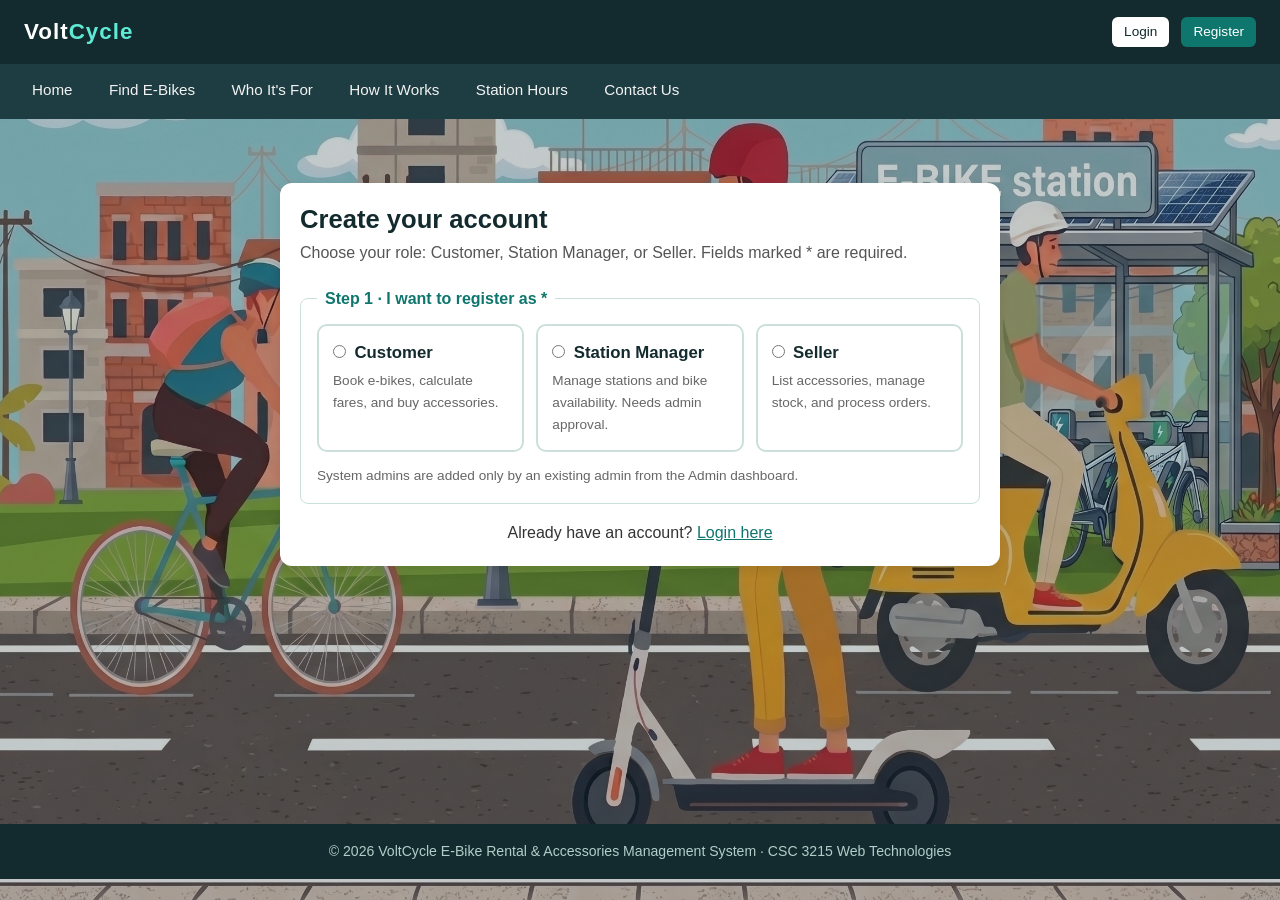
<file: register.html>
<!DOCTYPE html>
<html lang="en-US">
<head>
  <meta charset="UTF-8">
  <meta name="viewport" content="width=device-width, initial-scale=1.0">
  <meta name="description" content="Register for VoltCycle E-Bike Rental System">
  <title>Register | VoltCycle E-Bike</title>
  <link rel="stylesheet" href="css/style.css">
</head>
<body class="auth-bg">

  <header class="header">
    <a href="index.html" class="logo">Volt<span>Cycle</span></a>
    <div class="user-info">
      <a href="login.html" class="btn btn-small btn-light">Login</a>
      <a href="register.html" class="btn btn-small">Register</a>
    </div>
  </header>

  <nav class="topnav">
    <a href="index.html">Home</a>
    <a href="index.html#fleet">Find E-Bikes</a>
    <a href="index.html#who">Who It's For</a>
    <a href="index.html#how">How It Works</a>
    <a href="index.html#hours">Station Hours</a>
    <a href="index.html#contact">Contact Us</a>
  </nav>

  <main class="container">
    <div class="auth-box wide">
      <div class="card">
        <h2 class="page-title">Create your account</h2>
        <p class="page-subtitle">Choose your role: Customer, Station Manager, or Seller. Fields marked * are required.</p>

        <div id="registerMessage" class="message"></div>

        <form id="registerForm" action="login.html" method="get" onsubmit="return validateRegister()">

          <fieldset>
            <legend>Step 1 &middot; I want to register as *</legend>
            <div class="type-grid">
              <label class="type-option" id="typeCardCustomer" for="typeCustomer">
                <input type="radio" id="typeCustomer" name="userType" value="Customer" onchange="showTypeFields()">
                <strong>Customer</strong>
                <span class="hint">Book e-bikes, calculate fares, and buy accessories.</span>
              </label>
              <label class="type-option" id="typeCardManager" for="typeManager">
                <input type="radio" id="typeManager" name="userType" value="Station Manager" onchange="showTypeFields()">
                <strong>Station Manager</strong>
                <span class="hint">Manage stations and bike availability. Needs admin approval.</span>
              </label>
              <label class="type-option" id="typeCardSeller" for="typeSeller">
                <input type="radio" id="typeSeller" name="userType" value="Seller" onchange="showTypeFields()">
                <strong>Seller</strong>
                <span class="hint">List accessories, manage stock, and process orders.</span>
              </label>
            </div>
            <span class="error" id="userTypeError"></span>
            <p class="hint">System admins are added only by an existing admin from the Admin dashboard.</p>
          </fieldset>

          <div id="formBody" class="form-body">

            <fieldset>
              <legend>Step 2 &middot; Personal information</legend>
              <table class="form-table">
                <tr>
                  <td><label for="fullName">Full Name: *</label></td>
                  <td>
                    <input type="text" id="fullName" name="fullName" placeholder="Your full name">
                    <span class="error" id="fullNameError"></span>
                  </td>
                </tr>
                <tr>
                  <td><label for="email">Email: *</label></td>
                  <td>
                    <input type="email" id="email" name="email" placeholder="you@example.com">
                    <span class="error" id="emailError"></span>
                  </td>
                </tr>
                <tr>
                  <td><label for="phone">Phone: *</label></td>
                  <td>
                    <input type="tel" id="phone" name="phone" placeholder="11 digits, e.g. 01712345678">
                    <span class="error" id="phoneError"></span>
                  </td>
                </tr>
                <tr>
                  <td>Gender: *</td>
                  <td>
                    <input type="radio" id="genderMale" name="gender" value="Male">
                    <label for="genderMale" class="option-label">Male</label>
                    <input type="radio" id="genderFemale" name="gender" value="Female">
                    <label for="genderFemale" class="option-label">Female</label>
                    <input type="radio" id="genderOther" name="gender" value="Other">
                    <label for="genderOther" class="option-label">Prefer not to say</label>
                    <span class="error" id="genderError"></span>
                  </td>
                </tr>
              </table>
            </fieldset>

            <fieldset id="customerFields" class="type-fields">
              <legend>Step 3 &middot; Customer details</legend>
              <table class="form-table">
                <tr>
                  <td><label for="nid">National ID (NID): *</label></td>
                  <td>
                    <input type="text" id="nid" name="nid" placeholder="10, 13 or 17 digits">
                    <span class="error" id="nidError"></span>
                  </td>
                </tr>
                <tr>
                  <td><label for="licenseNo">Driving / Student ID: *</label></td>
                  <td>
                    <input type="text" id="licenseNo" name="licenseNo" placeholder="e.g. DL-45210">
                    <span class="error" id="licenseNoError"></span>
                  </td>
                </tr>
                <tr>
                  <td><label for="customerAddress">Address: *</label></td>
                  <td>
                    <textarea id="customerAddress" name="customerAddress" rows="3" cols="30" placeholder="House, road, area, city"></textarea>
                    <span class="error" id="customerAddressError"></span>
                  </td>
                </tr>
              </table>
            </fieldset>

            <fieldset id="managerFields" class="type-fields">
              <legend>Step 3 &middot; Station Manager details</legend>
              <table class="form-table">
                <tr>
                  <td><label for="employeeId">Employee ID: *</label></td>
                  <td>
                    <input type="text" id="employeeId" name="employeeId" placeholder="e.g. MGR-1001">
                    <span class="error" id="employeeIdError"></span>
                  </td>
                </tr>
                <tr>
                  <td><label for="assignedStation">Preferred Station: *</label></td>
                  <td>
                    <select id="assignedStation" name="assignedStation">
                      <option value="">-- Select Station --</option>
                      <option value="Kuratoli Hub">Kuratoli Hub</option>
                      <option value="Banani Point">Banani Point</option>
                      <option value="Dhanmondi Lake">Dhanmondi Lake</option>
                      <option value="Uttara Sector 7">Uttara Sector 7</option>
                    </select>
                    <span class="error" id="assignedStationError"></span>
                  </td>
                </tr>
                <tr>
                  <td><label for="experience">Experience (years): *</label></td>
                  <td>
                    <input type="number" id="experience" name="experience" min="0" max="40" placeholder="0 - 40">
                    <span class="error" id="experienceError"></span>
                  </td>
                </tr>
              </table>
              <p class="hint">Station Manager accounts are reviewed by an admin before login is enabled.</p>
            </fieldset>

            <fieldset id="sellerFields" class="type-fields">
              <legend>Step 3 &middot; Seller details</legend>
              <table class="form-table">
                <tr>
                  <td><label for="shopName">Shop Name: *</label></td>
                  <td>
                    <input type="text" id="shopName" name="shopName" placeholder="e.g. EcoGear BD">
                    <span class="error" id="shopNameError"></span>
                  </td>
                </tr>
                <tr>
                  <td><label for="tradeLicense">Trade License No: *</label></td>
                  <td>
                    <input type="text" id="tradeLicense" name="tradeLicense" placeholder="e.g. TL-78901">
                    <span class="error" id="tradeLicenseError"></span>
                  </td>
                </tr>
                <tr>
                  <td><label for="businessAddress">Business Address: *</label></td>
                  <td>
                    <textarea id="businessAddress" name="businessAddress" rows="3" cols="30" placeholder="Shop address"></textarea>
                    <span class="error" id="businessAddressError"></span>
                  </td>
                </tr>
              </table>
            </fieldset>

            <fieldset>
              <legend>Step 4 &middot; Login details</legend>
              <table class="form-table">
                <tr>
                  <td><label for="newUsername">Username: *</label></td>
                  <td>
                    <input type="text" id="newUsername" name="newUsername" placeholder="At least 4 characters, no spaces">
                    <span class="error" id="newUsernameError"></span>
                  </td>
                </tr>
                <tr>
                  <td><label for="newPassword">Password: *</label></td>
                  <td>
                    <input type="password" id="newPassword" placeholder="At least 8 characters with a digit" onkeyup="showPasswordStrength()">
                    <span class="hint" id="strengthText"></span>
                    <span class="error" id="newPasswordError"></span>
                  </td>
                </tr>
                <tr>
                  <td><label for="confirmPassword">Confirm Password: *</label></td>
                  <td>
                    <input type="password" id="confirmPassword" placeholder="Type password again">
                    <span class="error" id="confirmPasswordError"></span>
                  </td>
                </tr>
              </table>
            </fieldset>

            <p>
              <input type="checkbox" id="terms" name="terms" onchange="toggleRegisterButton()">
              <label for="terms" class="option-label">I agree to the VoltCycle rental rules and terms *</label>
            </p>

            <div class="form-buttons">
              <input type="submit" id="registerButton" class="btn" value="Create Account" disabled>
              <input type="reset" class="btn btn-secondary" value="Start Again" onclick="resetRegisterForm()">
            </div>
          </div>
        </form>

        <p class="auth-switch">Already have an account? <a href="login.html">Login here</a></p>
      </div>
    </div>
  </main>

  <footer class="footer">
    &copy; 2026 VoltCycle E-Bike Rental &amp; Accessories Management System &middot; CSC 3215 Web Technologies
  </footer>

  <script src="js/data.js"></script>
  <script src="js/common.js"></script>
  <script src="js/register.js"></script>
</body>
</html>
</file>
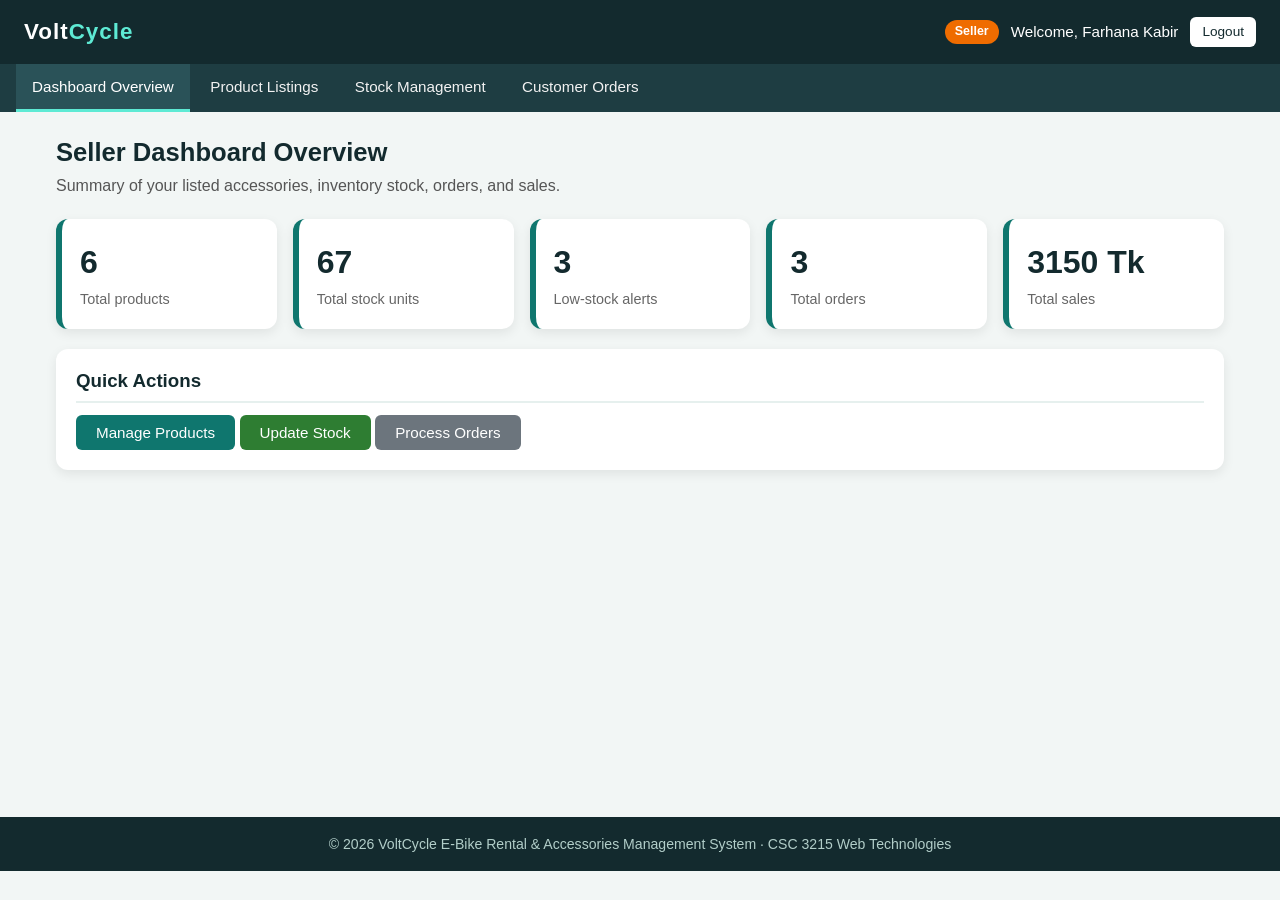
<file: seller.html>
<!DOCTYPE html>
<html lang="en-US">

<head>
    <meta charset="UTF-8">
    <meta name="viewport" content="width=device-width, initial-scale=1.0">
    <meta name="description" content="Seller dashboard of VoltCycle E-Bike System">
    <title>Seller Dashboard | VoltCycle E-Bike</title>
    <link rel="stylesheet" href="css/style.css">
</head>

<body>

    <header class="header">
        <a href="index.html" class="logo">Volt<span>Cycle</span></a>
        <div class="user-info">
            <span class="badge seller">Seller</span>
            <span>Welcome, Farhana Kabir</span>
            <a href="index.html" class="btn btn-small btn-light">Logout</a>
        </div>
    </header>

    <nav class="topnav">
        <button type="button" id="nav-overviewSection" onclick="showSection('overviewSection')">Dashboard
            Overview</button>
        <button type="button" id="nav-productsSection" onclick="showSection('productsSection')">Product
            Listings</button>
        <button type="button" id="nav-stockSection" onclick="showSection('stockSection')">Stock Management</button>
        <button type="button" id="nav-ordersSection" onclick="showSection('ordersSection')">Customer Orders</button>
    </nav>

    <main class="container">

        <section id="overviewSection" class="page-section">
            <h2 class="page-title">Seller Dashboard Overview</h2>
            <p class="page-subtitle">Summary of your listed accessories, inventory stock, orders, and sales.</p>

            <div class="stats-grid">
                <div class="stat-card">
                    <div class="stat-number" id="statProducts">0</div>
                    <div class="stat-label">Total products</div>
                </div>
                <div class="stat-card">
                    <div class="stat-number" id="statStock">0</div>
                    <div class="stat-label">Total stock units</div>
                </div>
                <div class="stat-card">
                    <div class="stat-number" id="statLowStock">0</div>
                    <div class="stat-label">Low-stock alerts</div>
                </div>
                <div class="stat-card">
                    <div class="stat-number" id="statOrders">0</div>
                    <div class="stat-label">Total orders</div>
                </div>
                <div class="stat-card">
                    <div class="stat-number" id="statTotalSales">0 Tk</div>
                    <div class="stat-label">Total sales</div>
                </div>
            </div>

            <div class="card">
                <h3>Quick Actions</h3>
                <button type="button" class="btn" onclick="showSection('productsSection')">Manage Products</button>
                <button type="button" class="btn btn-success" onclick="showSection('stockSection')">Update
                    Stock</button>
                <button type="button" class="btn btn-secondary" onclick="showSection('ordersSection')">Process
                    Orders</button>
            </div>
        </section>

        <section id="productsSection" class="page-section">
            <h2 class="page-title">Product Listing Management</h2>
            <p class="page-subtitle">Add, view, update, delete, and search bike accessories.</p>

            <div id="prodMessage" class="message"></div>

            <div class="row">
                <div class="col">
                    <div class="card">
                        <h3 id="prodFormTitle">Add New Product</h3>
                        <form id="prodForm" onsubmit="return saveProduct()">
                            <fieldset>
                                <legend>Product Details</legend>
                                <table class="form-table">
                                    <tr>
                                        <td><label for="prodName">Product Name:</label></td>
                                        <td>
                                            <input type="text" id="prodName" placeholder="e.g. Smart Safety Helmet">
                                            <span class="error" id="prodNameError"></span>
                                        </td>
                                    </tr>
                                    <tr>
                                        <td><label for="prodCategory">Category:</label></td>
                                        <td>
                                            <select id="prodCategory">
                                                <option value="">-- Select Category --</option>
                                                <option value="Safety">Safety</option>
                                                <option value="Gadgets">Gadgets</option>
                                                <option value="Security">Security</option>
                                                <option value="Lighting">Lighting</option>
                                                <option value="Apparel">Apparel</option>
                                                <option value="Power">Power</option>
                                            </select>
                                            <span class="error" id="prodCategoryError"></span>
                                        </td>
                                    </tr>
                                    <tr>
                                        <td><label for="prodPrice">Price (Tk):</label></td>
                                        <td>
                                            <input type="number" id="prodPrice" min="10" max="50000"
                                                placeholder="e.g. 1200">
                                            <span class="error" id="prodPriceError"></span>
                                        </td>
                                    </tr>
                                    <tr>
                                        <td><label for="prodStock">Initial Stock:</label></td>
                                        <td>
                                            <input type="number" id="prodStock" min="0" max="500" placeholder="0 - 500">
                                            <span class="error" id="prodStockError"></span>
                                        </td>
                                    </tr>
                                    <tr>
                                        <td><label for="prodDesc">Description:</label></td>
                                        <td>
                                            <textarea id="prodDesc" rows="3" cols="30"
                                                placeholder="Short product details"></textarea>
                                            <span class="error" id="prodDescError"></span>
                                        </td>
                                    </tr>
                                </table>
                            </fieldset>
                            <input type="submit" id="prodSaveButton" class="btn" value="Add Product">
                            <button type="button" class="btn btn-secondary" onclick="resetProductForm()">Cancel</button>
                        </form>
                    </div>
                </div>

                <div class="col-wide">
                    <div class="card">
                        <h3>Accessory Catalogue</h3>
                        <div class="search-bar">
                            <input type="text" id="prodSearch"
                                placeholder="Search products by name, description or id..." onkeyup="renderProducts()">
                            <select id="prodCategoryFilter" onchange="renderProducts()">
                                <option value="All">All categories</option>
                                <option value="Safety">Safety</option>
                                <option value="Gadgets">Gadgets</option>
                                <option value="Security">Security</option>
                                <option value="Lighting">Lighting</option>
                                <option value="Apparel">Apparel</option>
                                <option value="Power">Power</option>
                            </select>
                        </div>
                        <p class="result-count" id="prodCount"></p>
                        <div class="table-wrapper">
                            <table class="data-table">
                                <thead>
                                    <tr>
                                        <th>ID</th>
                                        <th>Product</th>
                                        <th>Category</th>
                                        <th>Price</th>
                                        <th>Stock</th>
                                        <th>Actions</th>
                                    </tr>
                                </thead>
                                <tbody id="prodTableBody"></tbody>
                            </table>
                        </div>
                    </div>
                </div>
            </div>
        </section>

        <section id="stockSection" class="page-section">
            <h2 class="page-title">Stock Management</h2>
            <p class="page-subtitle">View available stock, update product quantities, and identify low-stock products (5
                or fewer).</p>

            <div id="stockMessage" class="message"></div>

            <div class="card">
                <div class="search-bar">
                    <input type="text" id="stockSearch" placeholder="Search stock by product name or id..."
                        onkeyup="renderStock()">
                    <select id="stockLevelFilter" onchange="renderStock()">
                        <option value="All">All stock levels</option>
                        <option value="Low">Low stock (&le; 5)</option>
                        <option value="Ok">Healthy stock (&gt; 5)</option>
                    </select>
                </div>
                <p class="result-count" id="stockCount"></p>
                <div class="table-wrapper">
                    <table class="data-table">
                        <thead>
                            <tr>
                                <th>ID</th>
                                <th>Product</th>
                                <th>Category</th>
                                <th>Current Stock</th>
                                <th>Status</th>
                                <th>Update Quantity</th>
                            </tr>
                        </thead>
                        <tbody id="stockTableBody"></tbody>
                    </table>
                </div>
            </div>
        </section>

        <section id="ordersSection" class="page-section">
            <h2 class="page-title">Customer Order Management</h2>
            <p class="page-subtitle">View, search, update status, or delete customer accessory orders.</p>

            <div id="sellerOrderMessage" class="message"></div>

            <div class="card">
                <div class="search-bar">
                    <input type="text" id="sellerOrderSearch" placeholder="Search orders by customer, product or id..."
                        onkeyup="renderSellerOrders()">
                    <select id="sellerOrderStatusFilter" onchange="renderSellerOrders()">
                        <option value="All">All statuses</option>
                        <option value="Pending">Pending</option>
                        <option value="Shipped">Shipped</option>
                        <option value="Delivered">Delivered</option>
                        <option value="Cancelled">Cancelled</option>
                    </select>
                </div>
                <p class="result-count" id="sellerOrderCount"></p>
                <div class="table-wrapper">
                    <table class="data-table">
                        <thead>
                            <tr>
                                <th>ID</th>
                                <th>Customer</th>
                                <th>Product</th>
                                <th>Total</th>
                                <th>Date</th>
                                <th>Status</th>
                                <th>Actions</th>
                            </tr>
                        </thead>
                        <tbody id="sellerOrderBody"></tbody>
                    </table>
                </div>
            </div>
        </section>

    </main>

    <footer class="footer">
        &copy; 2026 VoltCycle E-Bike Rental &amp; Accessories Management System &middot; CSC 3215 Web Technologies
    </footer>

    <script src="js/data.js"></script>
    <script src="js/common.js"></script>
    <script src="js/seller.js"></script>
</body>

</html>
</file>
<file: css/style.css>
/* =====================================================================
   VoltCycle E-Bike Rental & Accessories Management System - style.css
   ---------------------------------------------------------------------
   ONE external style sheet, linked from the <head> of every page.
   This file contains only CSS, no HTML tags.
   ===================================================================== */

* {
    margin: 0;
    padding: 0;
    box-sizing: border-box;
}

body {
    font-family: "Segoe UI", Arial, sans-serif;
    font-size: 16px;
    line-height: 1.6;
    color: #333333;
    background-color: #F2F6F5;
}

h1,
h2,
h3 {
    line-height: 1.3;
    color: #132A2E;
}

a {
    color: #0F766E;
}

a:hover {
    color: #14B8A6;
}

/* ---------------------------------------------------------------------
   HEADER AND NAVIGATION BAR
   --------------------------------------------------------------------- */
.header {
    background-color: #132A2E;
    color: white;
    padding: 14px 24px;
    display: flex;
    justify-content: space-between;
    align-items: center;
    flex-wrap: wrap;
    gap: 10px;
}

.logo {
    font-size: 1.4rem;
    font-weight: bold;
    color: white;
    text-decoration: none;
    letter-spacing: 1px;
}

.logo span {
    color: #5EEAD4;
}

.logo:hover {
    color: white;
}

.user-info {
    display: flex;
    align-items: center;
    gap: 12px;
    font-size: 0.95rem;
}

.topnav {
    position: sticky;
    top: 0;
    z-index: 10;
    background-color: #1E3D42;
    padding: 0 16px;
    overflow-x: auto;
    white-space: nowrap;
}

.topnav a,
.topnav button {
    display: inline-block;
    color: #F2F2F2;
    background-color: transparent;
    border: none;
    font-family: inherit;
    font-size: 0.95rem;
    padding: 14px 16px;
    text-decoration: none;
    cursor: pointer;
    border-bottom: 3px solid transparent;
    transition: background-color 0.3s;
}

.topnav a:hover,
.topnav button:hover {
    background-color: #2A5258;
    color: white;
}

.topnav a.active,
.topnav button.active {
    border-bottom: 3px solid #5EEAD4;
    background-color: #2A5258;
    color: white;
}

/* ---------------------------------------------------------------------
   LAYOUT: CONTAINER, SECTIONS AND CARDS
   --------------------------------------------------------------------- */
.container {
    max-width: 1200px;
    margin: 0 auto;
    padding: 24px 16px;
    min-height: 75vh;
}

.page-section {
    display: none;
}

.page-title {
    margin-bottom: 4px;
    font-size: 1.6rem;
}

.page-subtitle {
    color: #555555;
    margin-bottom: 20px;
}

.card {
    background-color: white;
    border-radius: 12px;
    box-shadow: 0 4px 12px rgba(0, 0, 0, 0.08);
    padding: 20px;
    margin-bottom: 20px;
}

.card h3 {
    margin-bottom: 12px;
    padding-bottom: 8px;
    border-bottom: 2px solid #E6F0EE;
}

.row {
    display: flex;
    flex-wrap: wrap;
    gap: 20px;
}

.col {
    flex: 1;
    min-width: 300px;
}

.col-wide {
    flex: 2;
    min-width: 300px;
}

.hint {
    font-size: 0.85rem;
    color: #666666;
}

/* ---------------------------------------------------------------------
   FORMS
   --------------------------------------------------------------------- */
fieldset {
    border: 1px solid #CBE0DC;
    border-radius: 8px;
    padding: 12px 16px 16px 16px;
    margin-bottom: 16px;
}

legend {
    font-weight: bold;
    color: #0F766E;
    padding: 0 8px;
}

.form-table {
    width: 100%;
    border-collapse: collapse;
}

.form-table td {
    padding: 6px 4px;
    vertical-align: top;
}

.form-table td:first-child {
    width: 35%;
    padding-top: 12px;
}

label {
    font-weight: 600;
    color: #444444;
}

.option-label {
    font-weight: normal;
    margin-right: 12px;
}

input[type="text"],
input[type="email"],
input[type="password"],
input[type="number"],
input[type="date"],
input[type="time"],
input[type="tel"],
select,
textarea {
    width: 100%;
    padding: 8px 10px;
    border: 1px solid #C2D4D0;
    border-radius: 6px;
    font-family: inherit;
    font-size: 0.95rem;
    background-color: white;
}

input:focus,
select:focus,
textarea:focus {
    outline: 2px solid #14B8A6;
    border-color: #14B8A6;
}

textarea {
    resize: none;
}

input[type="radio"],
input[type="checkbox"] {
    margin-right: 4px;
    accent-color: #0F766E;
}

.error {
    display: block;
    color: #C62828;
    font-size: 0.85rem;
    min-height: 1em;
}

.form-buttons {
    margin-top: 8px;
}

/* ---------------------------------------------------------------------
   BUTTONS
   --------------------------------------------------------------------- */
.btn {
    display: inline-block;
    background-color: #0F766E;
    color: white;
    border: none;
    padding: 9px 20px;
    border-radius: 6px;
    font-family: inherit;
    font-size: 0.95rem;
    cursor: pointer;
    text-decoration: none;
    transition: background-color 0.3s;
}

.btn:hover {
    background-color: #14B8A6;
    color: white;
}

.btn:focus {
    outline: 3px solid orange;
}

.btn:disabled {
    background-color: #BBBBBB;
    cursor: not-allowed;
}

.btn-secondary {
    background-color: #6C757D;
}

.btn-secondary:hover {
    background-color: #868E96;
}

.btn-success {
    background-color: #2E7D32;
}

.btn-success:hover {
    background-color: #43A047;
}

.btn-danger {
    background-color: #C62828;
}

.btn-danger:hover {
    background-color: #E53935;
}

.btn-light {
    background-color: white;
    color: #132A2E;
}

.btn-light:hover {
    background-color: #E6F0EE;
    color: #132A2E;
}

.btn-small {
    padding: 4px 12px;
    font-size: 0.85rem;
}

.btn-block {
    width: 100%;
    padding: 11px;
    font-size: 1rem;
}

/* ---------------------------------------------------------------------
   TABLES
   --------------------------------------------------------------------- */
.table-wrapper {
    overflow-x: auto;
}

.data-table {
    width: 100%;
    border-collapse: collapse;
    font-size: 0.92rem;
}

.data-table th {
    background-color: #0F766E;
    color: white;
    text-align: left;
    padding: 10px;
    white-space: nowrap;
}

.data-table td {
    padding: 9px 10px;
    border-bottom: 1px solid #E6F0EE;
}

.data-table td:first-child,
.data-table td:last-child {
    white-space: nowrap;
}

.data-table tbody tr:nth-child(even) {
    background-color: #F8FBFA;
}

.data-table tbody tr:hover {
    background-color: #EBF5F3;
}

.data-table td .btn {
    margin: 2px;
}

.empty-row {
    text-align: center;
    color: #888888;
    padding: 20px;
}

.search-bar {
    display: flex;
    flex-wrap: wrap;
    gap: 10px;
    margin-bottom: 14px;
}

.search-bar input {
    flex: 2;
    min-width: 200px;
}

.search-bar select {
    flex: 1;
    min-width: 150px;
}

.result-count {
    font-size: 0.85rem;
    color: #666666;
    margin-bottom: 8px;
}

/* ---------------------------------------------------------------------
   BADGES AND MESSAGES
   --------------------------------------------------------------------- */
.badge {
    display: inline-block;
    padding: 2px 10px;
    border-radius: 12px;
    font-size: 0.78rem;
    font-weight: bold;
    color: white;
    background-color: #6C757D;
    white-space: nowrap;
}

.badge.admin {
    background-color: #C62828;
}

.badge.customer {
    background-color: #2E7D32;
}

.badge.manager {
    background-color: #1565C0;
}

.badge.seller {
    background-color: #EF6C00;
}

.badge.green {
    background-color: #2E7D32;
}

.badge.orange {
    background-color: #EF6C00;
}

.badge.red {
    background-color: #C62828;
}

.badge.blue {
    background-color: #1565C0;
}

.badge.grey {
    background-color: #6C757D;
}

.message {
    display: none;
    padding: 10px 14px;
    border-radius: 6px;
    margin-bottom: 14px;
    border-left: 5px solid;
}

.message.success {
    background-color: #E8F5E9;
    border-color: #2E7D32;
    color: #1B5E20;
}

.message.error {
    background-color: #FFEBEE;
    border-color: #C62828;
    color: #B71C1C;
}

.message.info {
    background-color: #E3F2FD;
    border-color: #1565C0;
    color: #0D47A1;
}

/* ---------------------------------------------------------------------
   DASHBOARD WIDGETS
   --------------------------------------------------------------------- */
.stats-grid {
    display: grid;
    grid-template-columns: repeat(auto-fit, minmax(200px, 1fr));
    gap: 16px;
    margin-bottom: 20px;
}

.stat-card {
    background-color: white;
    border-radius: 12px;
    padding: 18px;
    box-shadow: 0 4px 12px rgba(0, 0, 0, 0.08);
    border-left: 6px solid #0F766E;
    transition: transform 0.3s;
}

.stat-card:hover {
    transform: scale(1.03);
}

.stat-card .stat-number {
    font-size: 2rem;
    font-weight: bold;
    color: #132A2E;
}

.stat-card .stat-label {
    color: #666666;
    font-size: 0.9rem;
}

.bar-row {
    display: flex;
    align-items: center;
    margin-bottom: 10px;
}

.bar-label {
    width: 150px;
    font-size: 0.9rem;
}

.bar-track {
    flex: 1;
    background-color: #E6F0EE;
    border-radius: 6px;
    height: 22px;
    overflow: hidden;
}

.bar-fill {
    height: 100%;
    width: 0;
    background-color: #0F766E;
    border-radius: 6px;
    transition: width 0.6s;
}

.bar-value {
    width: 55px;
    text-align: right;
    font-weight: bold;
    font-size: 0.9rem;
}

.notice-board {
    height: 380px;
    overflow-y: auto;
    border: 1px solid #E6F0EE;
    border-radius: 8px;
    padding: 10px;
    background-color: #FAFDFC;
}

.log-item {
    background-color: white;
    border-left: 5px solid #0F766E;
    border-radius: 4px;
    padding: 8px 12px;
    margin-bottom: 8px;
    box-shadow: 0 1px 3px rgba(0, 0, 0, 0.06);
}

.log-item .log-time {
    font-size: 0.8rem;
    color: #888888;
}

.result-box {
    background-color: #F0FAF8;
    border: 2px dashed #5EEAD4;
    border-radius: 10px;
    padding: 16px;
    margin-top: 12px;
}

.result-box .big {
    font-size: 1.6rem;
    font-weight: bold;
    color: #0F766E;
}

/* ---------------------------------------------------------------------
   HOME, LOGIN AND REGISTER PAGES
   --------------------------------------------------------------------- */
.hero {
  background-color: #132A2E;
  background-image: linear-gradient(rgba(19, 42, 46, 0.50), rgba(19, 42, 46, 0.50)), url("../images/bg.jpg");
  background-size: cover;
  background-position: center;
  color: white;
  text-align: center;
  padding: 70px 20px;
}

.hero h1 {
    color: white;
    font-size: 2.6rem;
    margin-bottom: 10px;
}

.hero p {
    font-size: 1.15rem;
    color: white;
    max-width: 650px;
    margin: 0 auto 24px auto;
}

.hero-search {
    max-width: 640px;
    margin: 26px auto 0 auto;
    display: flex;
    flex-wrap: wrap;
    gap: 8px;
}

.hero-search input {
    flex: 3;
    min-width: 220px;
    padding: 13px 16px;
    font-size: 1rem;
    border: none;
}

.hero-search select {
    flex: 1;
    min-width: 150px;
    border: none;
}

.hero-note {
    font-size: 0.9rem;
    color: #A7C7C2;
    margin-top: 10px;
}

.hero-link {
    color: #5EEAD4;
}

.hero-link:hover {
    color: white;
}

.home-section {
    padding: 40px 0 10px 0;
}

.section-heading {
    text-align: center;
    margin: 10px 0 24px 0;
}

.section-heading p {
    color: #666666;
    font-weight: normal;
    font-size: 1rem;
    margin-top: 6px;
}

.feature-strip {
    display: grid;
    grid-template-columns: repeat(auto-fit, minmax(220px, 1fr));
    gap: 16px;
}

.feature {
    text-align: center;
    padding: 18px;
}

.feature .feature-icon {
    display: inline-block;
    width: 52px;
    height: 52px;
    line-height: 52px;
    border-radius: 50%;
    background-color: #D9F2EE;
    color: #0F766E;
    font-size: 1.4rem;
    font-weight: bold;
    margin-bottom: 8px;
}

.role-grid {
    display: grid;
    grid-template-columns: repeat(auto-fit, minmax(240px, 1fr));
    gap: 20px;
}

.role-card {
    background-color: white;
    border-radius: 12px;
    padding: 22px;
    box-shadow: 0 4px 12px rgba(0, 0, 0, 0.08);
    border-top: 6px solid #0F766E;
    transition: transform 0.3s, box-shadow 0.3s;
}

.role-card:hover {
    transform: scale(1.03);
    box-shadow: 0 8px 20px rgba(0, 0, 0, 0.12);
}

.role-card.admin {
    border-top-color: #C62828;
}

.role-card.customer {
    border-top-color: #2E7D32;
}

.role-card.manager {
    border-top-color: #1565C0;
}

.role-card.seller {
    border-top-color: #EF6C00;
}

.role-card h3 {
    margin-bottom: 8px;
}

.role-card ul {
    margin: 10px 0 0 20px;
    font-size: 0.92rem;
}

.role-card .btn {
    margin-top: 14px;
}

.steps {
    display: grid;
    grid-template-columns: repeat(auto-fit, minmax(220px, 1fr));
    gap: 16px;
}

.step {
    background-color: white;
    border-radius: 12px;
    padding: 20px;
    box-shadow: 0 4px 12px rgba(0, 0, 0, 0.08);
    position: relative;
    padding-top: 34px;
}

.step-number {
    position: absolute;
    top: -16px;
    left: 20px;
    width: 36px;
    height: 36px;
    line-height: 36px;
    text-align: center;
    border-radius: 50%;
    background-color: #0F766E;
    color: white;
    font-weight: bold;
}

.cta-band {
    background-color: #0F766E;
    color: white;
    border-radius: 12px;
    padding: 30px 20px;
    text-align: center;
    margin-top: 30px;
}

.cta-band h2 {
    color: white;
    margin-bottom: 8px;
}

.cta-band .btn {
    margin: 6px;
}

.contact-table {
    margin: 10px 0;
    border-collapse: collapse;
}

.contact-table td {
    padding: 5px 10px 5px 0;
    vertical-align: top;
}

.contact-table td:first-child {
    font-weight: bold;
    white-space: nowrap;
}

.auth-box {
    max-width: 480px;
    margin: 40px auto;
}

.auth-box.wide {
    max-width: 720px;
}

.auth-switch {
    text-align: center;
    margin-top: 16px;
}

.demo-accounts {
    font-size: 0.88rem;
}

.demo-accounts td {
    padding: 2px 8px 2px 0;
}

.form-body,
.type-fields {
    display: none;
}

.type-grid {
    display: grid;
    grid-template-columns: repeat(auto-fit, minmax(180px, 1fr));
    gap: 12px;
}

.type-option {
    display: block;
    border: 2px solid #CBE0DC;
    border-radius: 10px;
    padding: 14px;
    cursor: pointer;
    font-weight: normal;
    background-color: white;
    transition: border-color 0.3s, background-color 0.3s;
}

.type-option:hover {
    border-color: #14B8A6;
}

.type-option strong {
    font-size: 1.05rem;
    color: #132A2E;
}

.type-option .hint {
    display: block;
    margin-top: 4px;
}

.type-option.selected {
    border-color: #0F766E;
    background-color: #EBF7F5;
}

.footer {
    background-color: #132A2E;
    color: #B2CEC9;
    text-align: center;
    padding: 16px;
    margin-top: 30px;
    font-size: 0.88rem;
}
body.auth-bg {
  background-image: linear-gradient(rgba(19, 42, 46, 0.25), rgba(19, 42, 46, 0.25)), url("../images/bg.jpg");
  background-size: cover;
  background-position: center;
  background-attachment: fixed;
}
</file>
